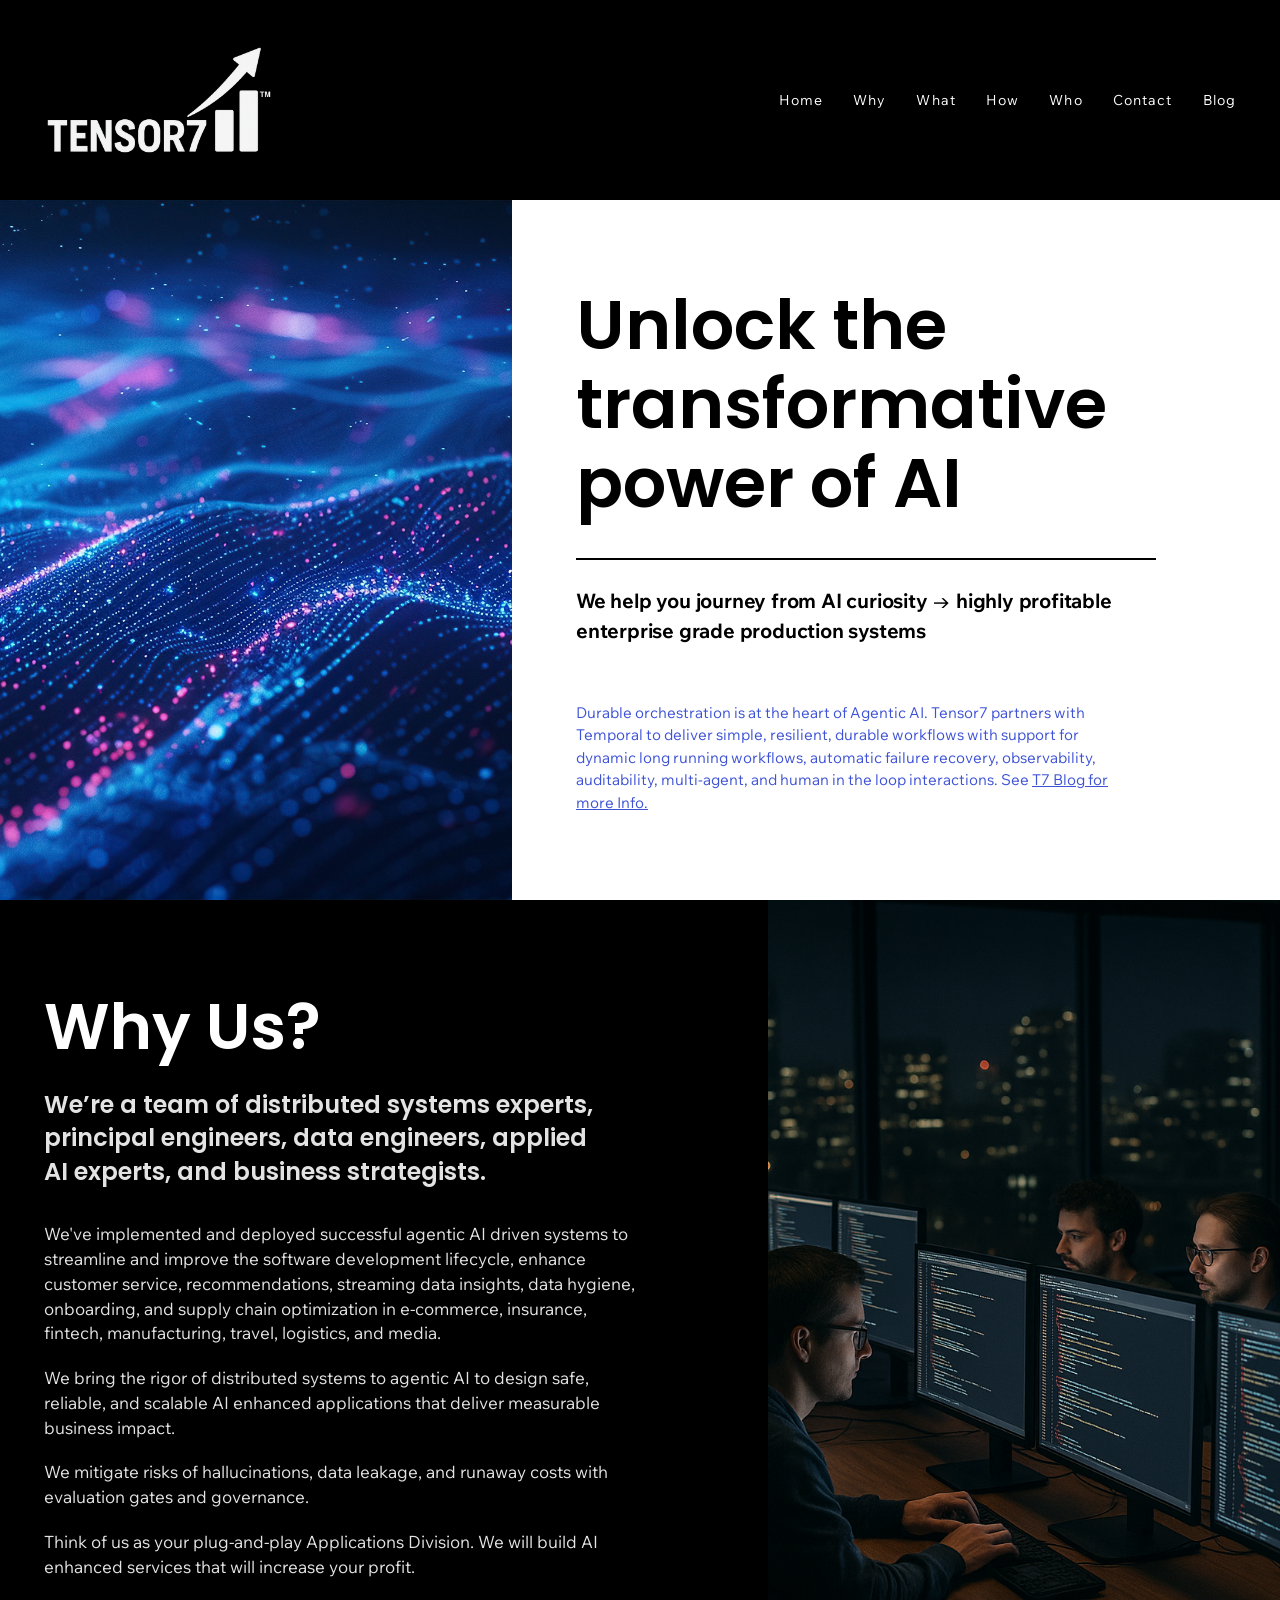
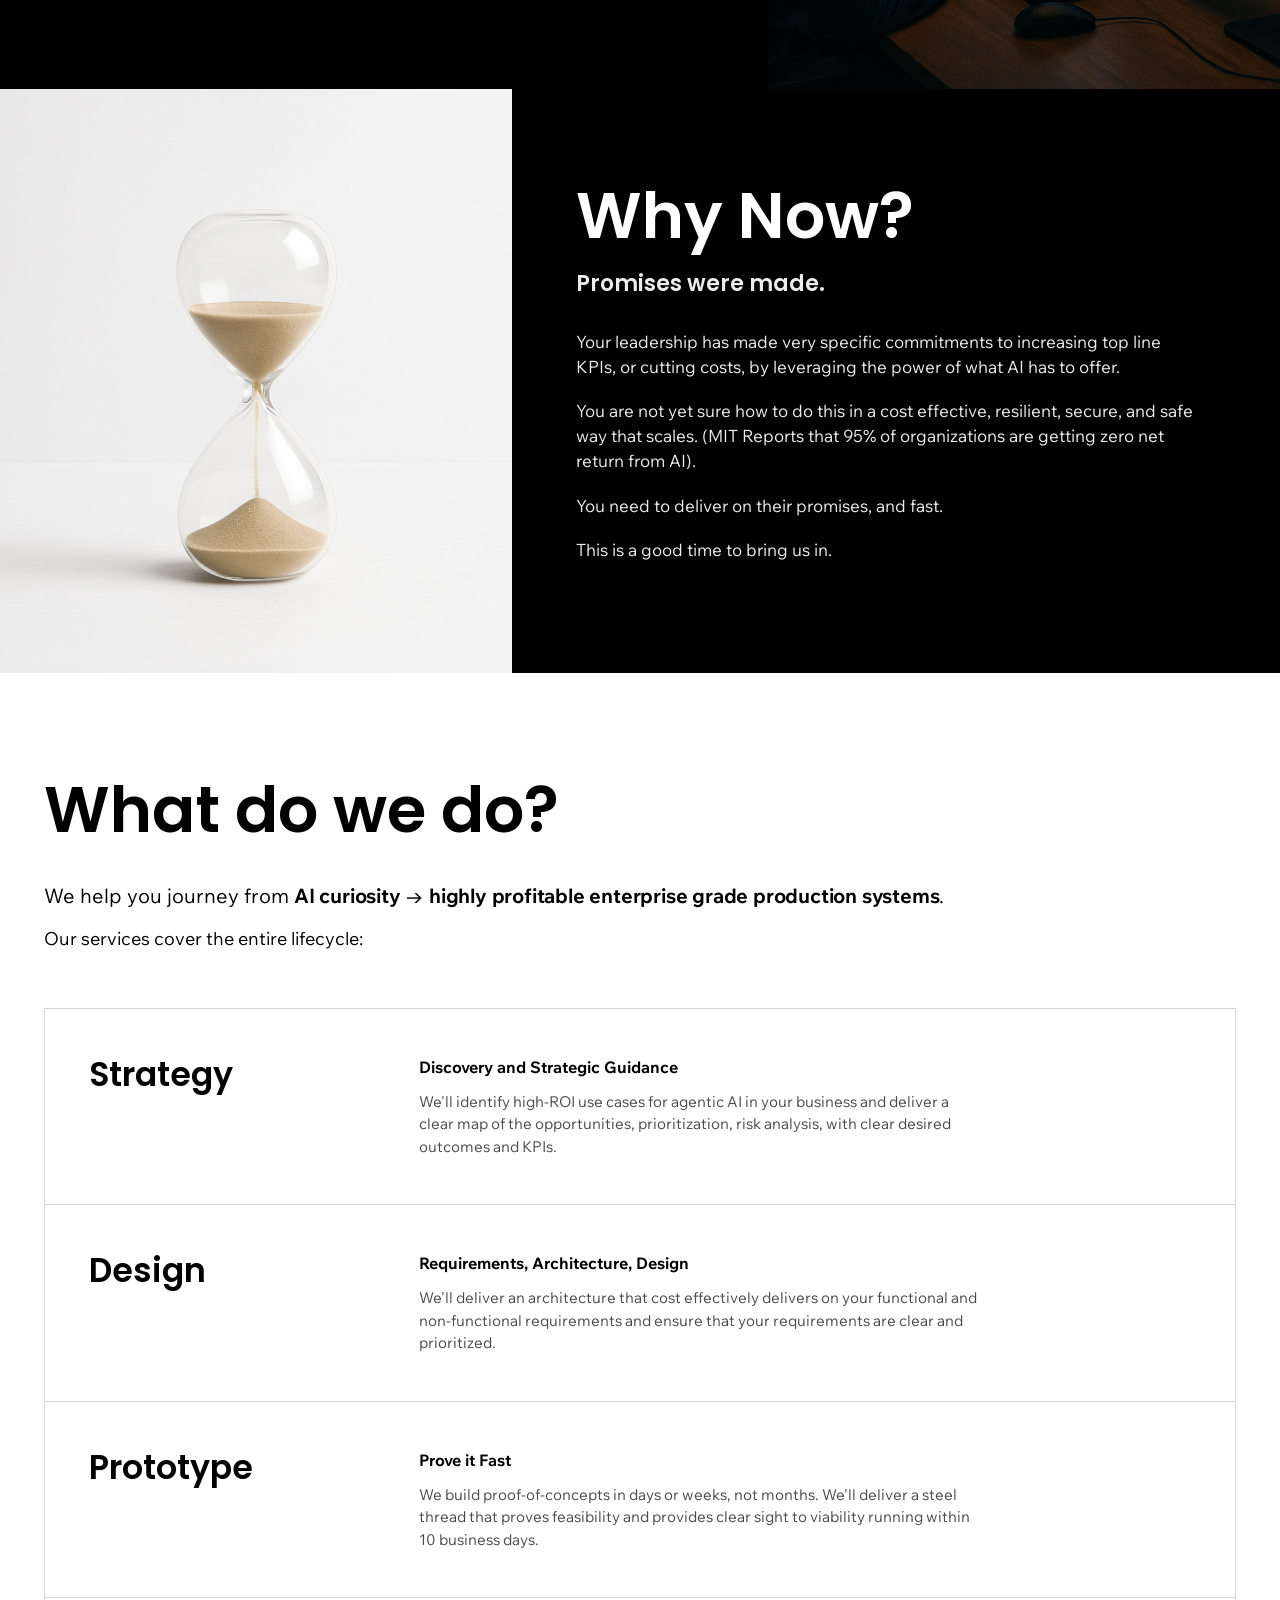
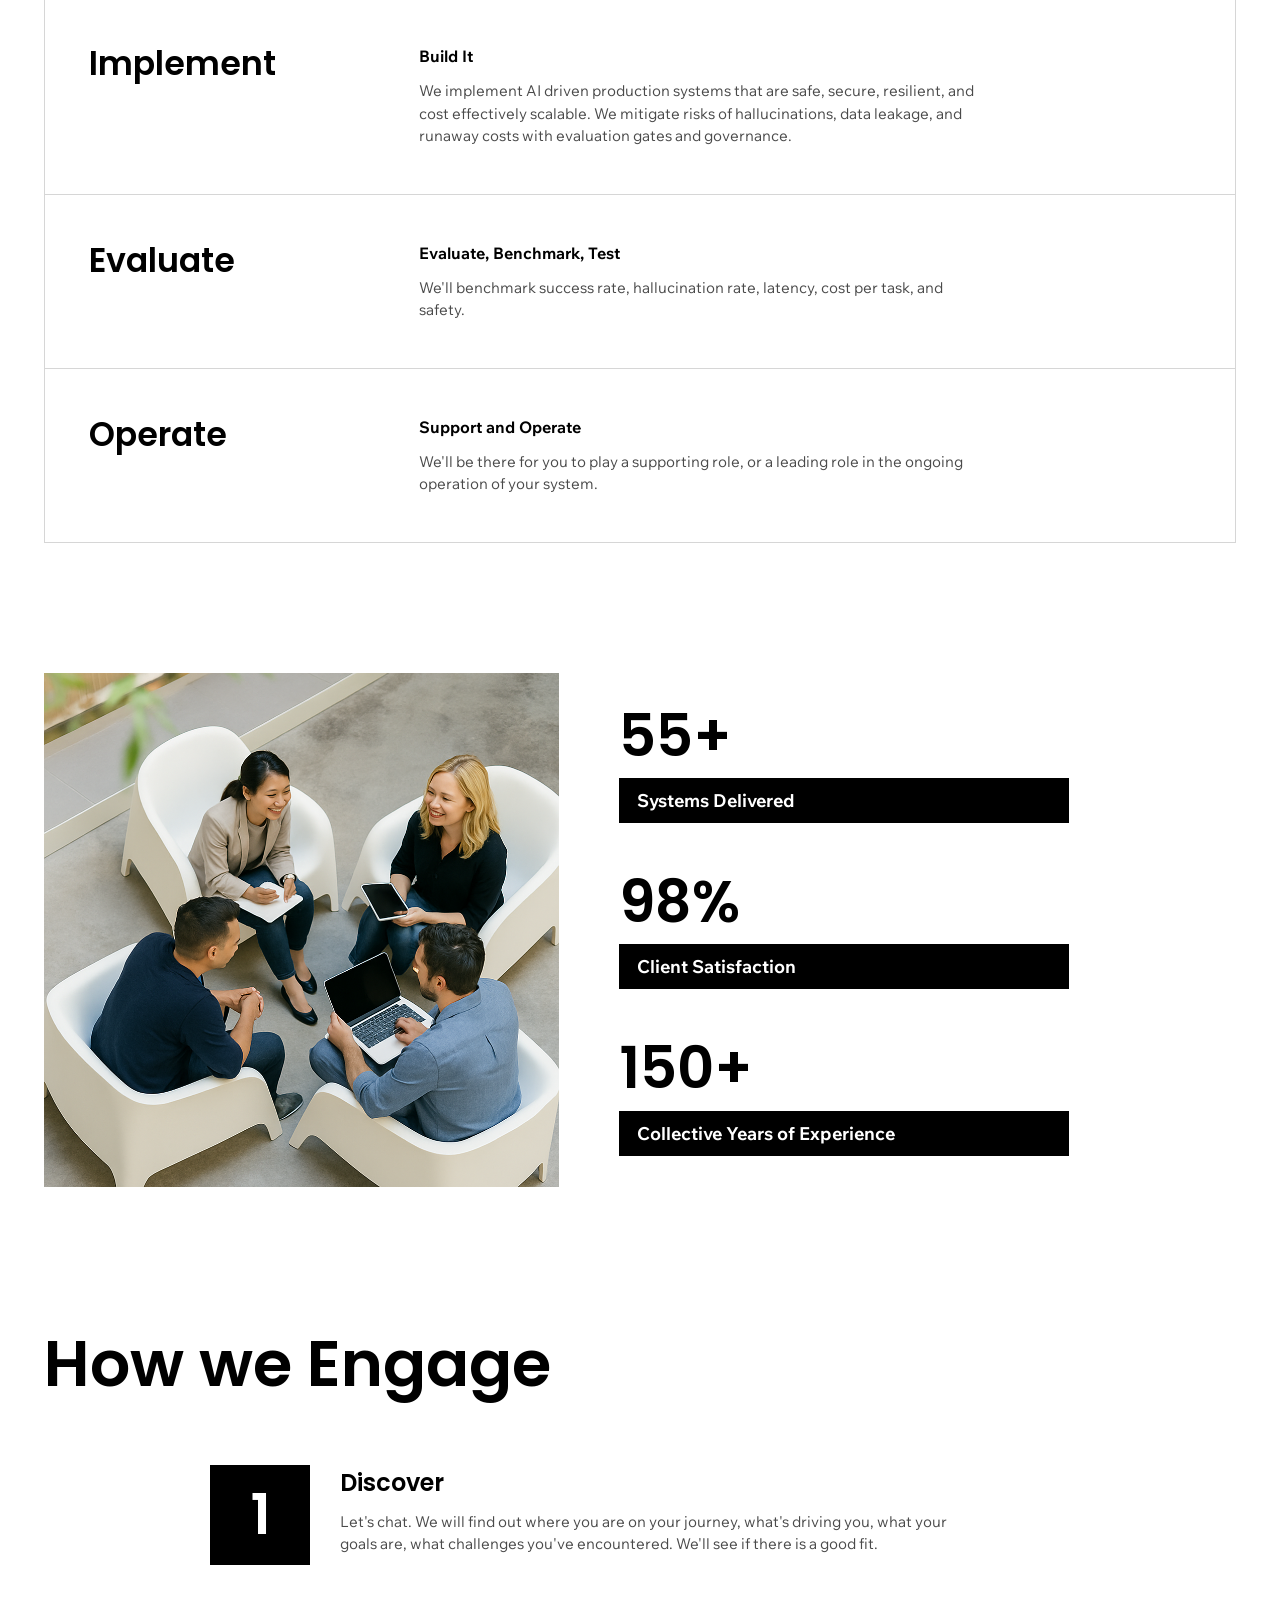
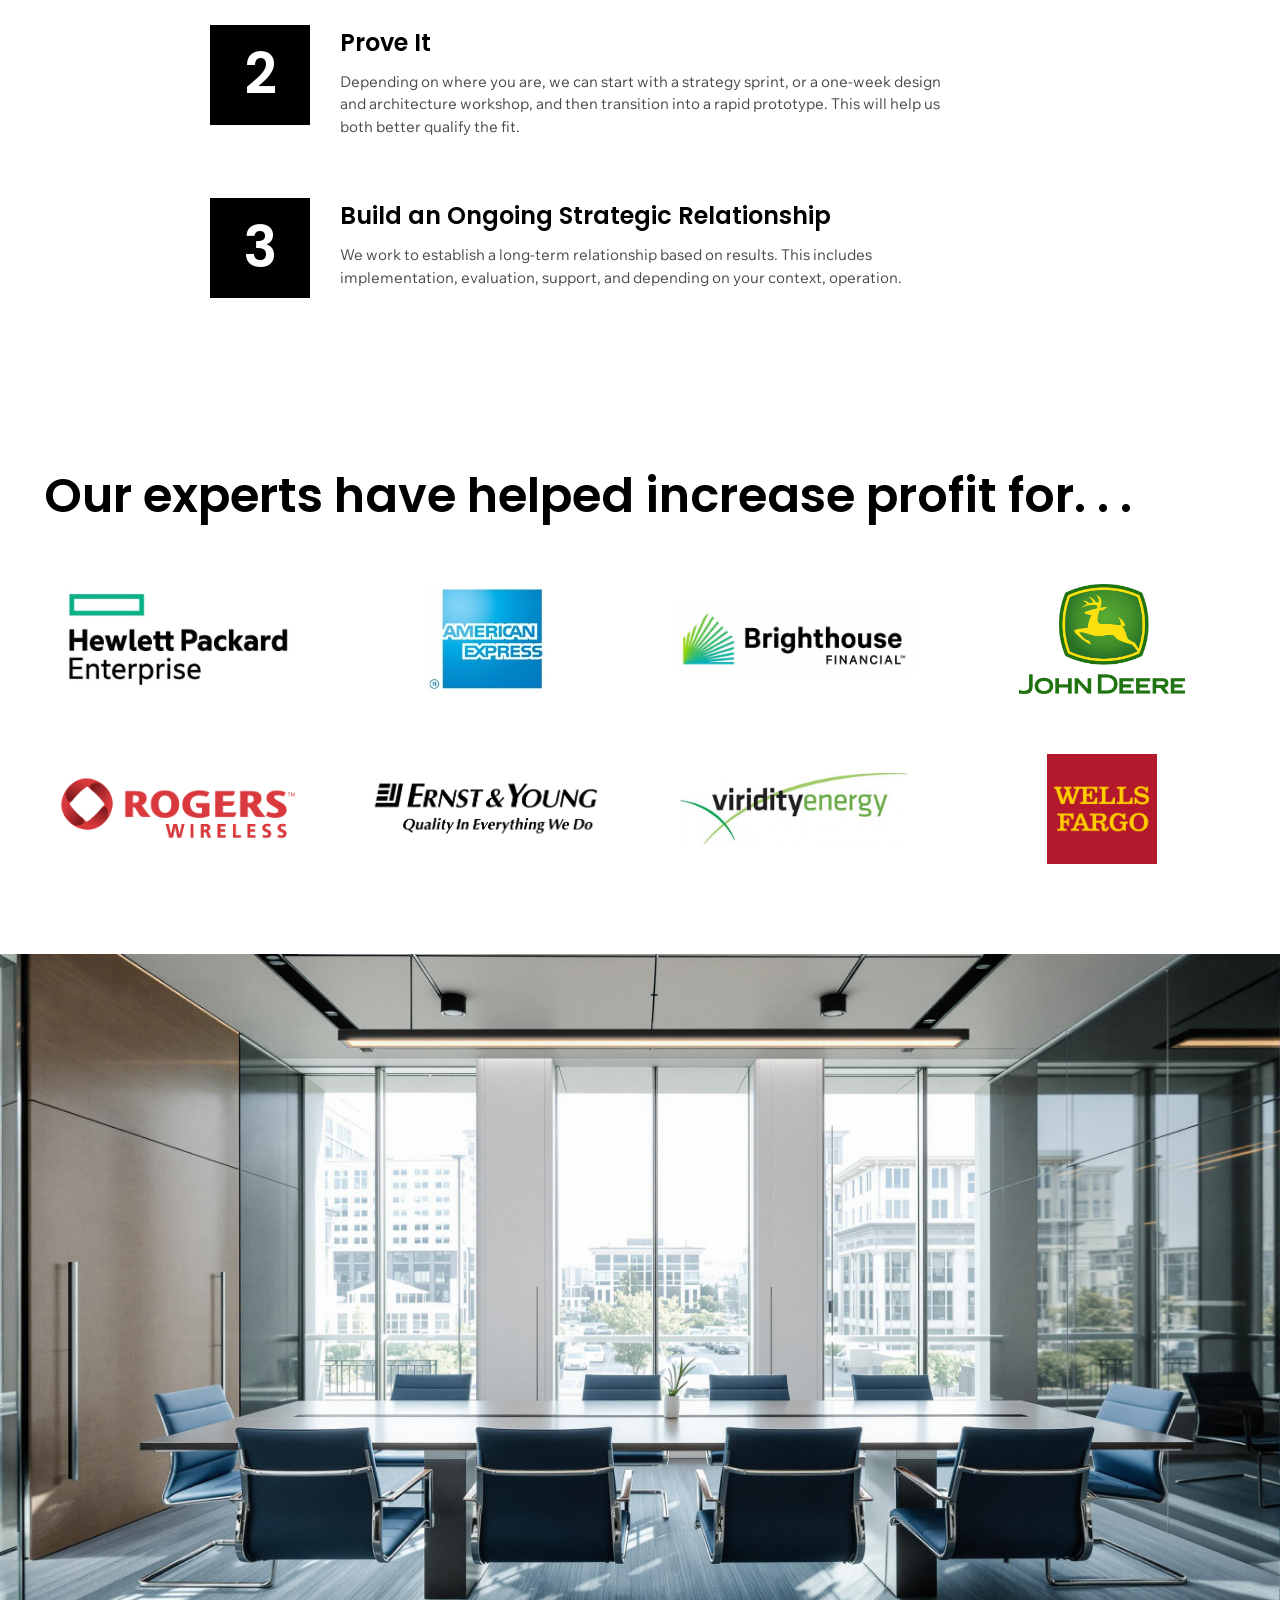
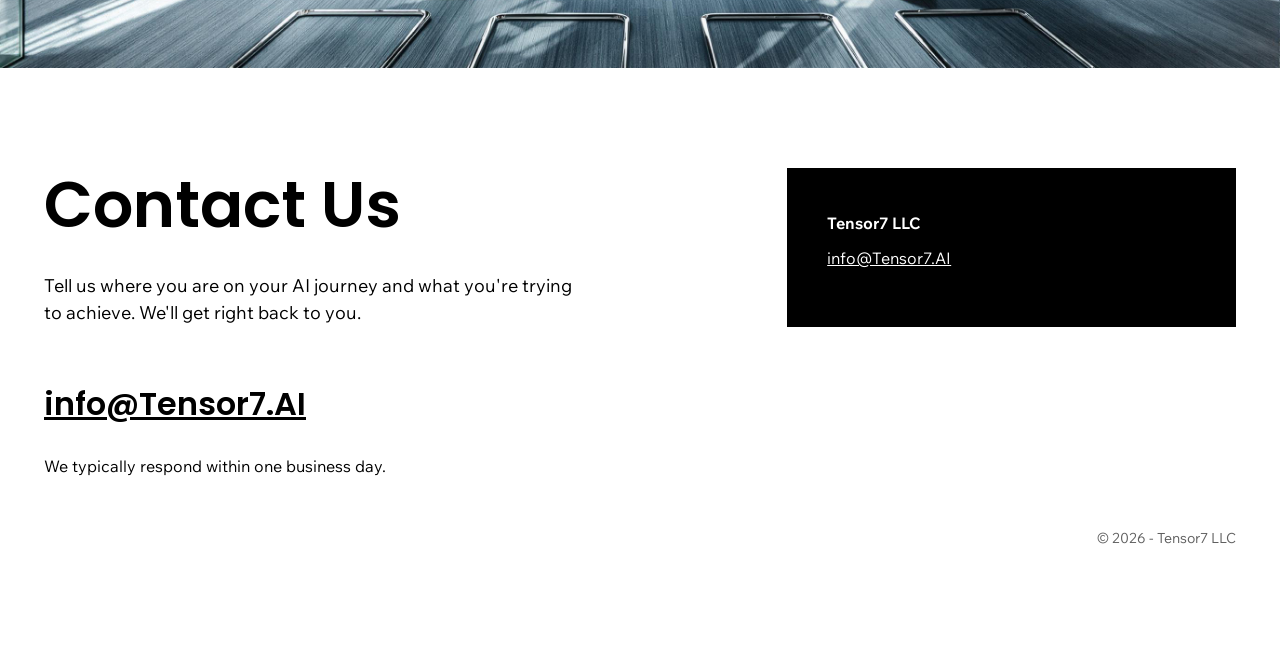
<file: index.html>
<!DOCTYPE html>
<html lang="en">
<head>
  <meta charset="UTF-8">
  <meta name="viewport" content="width=device-width, initial-scale=1.0">
  <title>Tensor7 — Enterprise-Grade Agentic AI</title>
  <meta name="description" content="Tensor7 helps you journey from AI curiosity to highly profitable, enterprise-grade production systems. We bring the rigor of distributed systems to agentic AI.">
  <link rel="icon" href="/favicon.ico" sizes="48x48">
  <link rel="apple-touch-icon" href="/apple-touch-icon.png">
  <link rel="preconnect" href="https://fonts.googleapis.com">
  <link rel="preconnect" href="https://fonts.gstatic.com" crossorigin>
  <link href="https://fonts.googleapis.com/css2?family=Poppins:wght@600&family=Wix+Madefor+Text:wght@400;700&display=swap" rel="stylesheet">
  <link rel="stylesheet" href="styles.css">
  <link rel="canonical" href="https://www.tensor7.ai/">
  <meta property="og:site_name" content="Tensor7">
  <meta property="og:title" content="Tensor7 — Enterprise-Grade Agentic AI">
  <meta property="og:description" content="Tensor7 helps you journey from AI curiosity to highly profitable, enterprise-grade production systems. We bring the rigor of distributed systems to agentic AI.">
  <meta property="og:type" content="website">
  <meta property="og:url" content="https://www.tensor7.ai/">
  <meta property="og:image" content="https://www.tensor7.ai/images/og-image.jpg">
  <meta property="og:image:width" content="1200">
  <meta property="og:image:height" content="630">
  <meta name="twitter:card" content="summary_large_image">
  <script type="application/ld+json">
{
  "@context": "https://schema.org",
  "@type": "Organization",
  "name": "Tensor7",
  "url": "https://www.tensor7.ai/",
  "logo": "https://www.tensor7.ai/images/tensor7-logo.png",
  "email": "info@tensor7.ai"
}
  </script>
  <script async src="/analytics.js"></script>
</head>
<body>
  <a class="skip-link" href="#main">Skip to content</a>

  <header class="site-header" id="top">
    <div class="wrap">
      <a class="brand" href="#top" aria-label="Tensor7 home">
        <img src="images/tensor7-logo.png" alt="Tensor7 logo">
      </a>
      <button class="nav-toggle" aria-label="Toggle navigation" aria-expanded="false" aria-controls="main-nav">
        <span></span><span></span><span></span>
      </button>
      <nav class="main-nav" id="main-nav" aria-label="Main navigation">
        <a href="#top">Home</a>
        <a href="#why">Why</a>
        <a href="#what">What</a>
        <a href="#how">How</a>
        <a href="#who">Who</a>
        <a href="#contact">Contact</a>
        <a href="blog/index.html">Blog</a>
      </nav>
    </div>
  </header>

  <main id="main">

    <!-- ================= Hero ================= -->
    <section class="hero">
      <div class="hero-media">
        <img src="images/hero-blue-waves.jpg" alt="Blue abstract technology data wavy lines in holographic style">
      </div>
      <div class="hero-copy">
        <h1>Unlock the transformative power of AI</h1>
        <hr class="rule">
        <p class="lede">We help you journey from AI curiosity &rarr; highly profitable enterprise grade production systems</p>
        <p class="temporal-note">
          Durable orchestration is at the heart of Agentic AI. Tensor7 partners with Temporal to deliver simple, resilient, durable workflows with support for dynamic long running workflows, automatic failure recovery, observability, auditability, multi-agent, and human in the loop interactions.
          See <a href="blog/temporal-partners-with-tensor7.html">T7 Blog for more Info.</a>
        </p>
      </div>
    </section>

    <!-- ================= Why Us ================= -->
    <section class="why-us" id="why">
      <div class="why-us-copy">
        <h2>Why Us?</h2>
        <p class="subhead">We&rsquo;re a team of distributed systems experts, principal engineers, data engineers, applied AI experts, and business strategists.</p>
        <p>We've implemented and deployed successful agentic AI driven systems to streamline and improve the software development lifecycle, enhance customer service, recommendations, streaming data insights, data hygiene, onboarding, and supply chain optimization in e-commerce, insurance, fintech, manufacturing, travel, logistics, and media.</p>
        <p>We bring the rigor of distributed systems to agentic AI to design safe, reliable, and scalable AI enhanced applications that deliver measurable business impact.</p>
        <p>We mitigate risks of hallucinations, data leakage, and runaway costs with evaluation gates and governance.</p>
        <p>Think of us as your plug-and-play Applications Division. We will build AI enhanced services that will increase your profit.</p>
      </div>
      <div class="why-us-media">
        <img src="images/why-us.png" alt="Engineers working at monitors filled with code">
      </div>
    </section>

    <!-- ================= Why Now ================= -->
    <section class="why-now">
      <div class="why-now-media">
        <img src="images/why-now-hourglass.png" alt="Hourglass with sand running through it">
      </div>
      <div class="why-now-copy">
        <h2>Why Now?</h2>
        <p class="subhead">Promises were made.</p>
        <p>Your leadership has made very specific commitments to increasing top line KPIs, or cutting costs, by leveraging the power of what AI has to offer.</p>
        <p>You are not yet sure how to do this in a cost effective, resilient, secure, and safe way that scales. (MIT Reports that 95% of organizations are getting zero net return from AI).</p>
        <p>You need to deliver on their promises, and fast.</p>
        <p>This is a good time to bring us in.</p>
      </div>
    </section>

    <!-- ================= What do we do ================= -->
    <section class="what" id="what">
      <div class="wrap">
        <h2>What do we do?</h2>
        <p class="intro">We help you journey from <strong>AI curiosity &rarr; highly profitable enterprise grade production systems</strong>.</p>
        <p class="intro-sub">Our services cover the entire lifecycle:</p>

        <div class="service-row">
          <h3>Strategy</h3>
          <div>
            <h4>Discovery and Strategic Guidance</h4>
            <p>We'll identify high-ROI use cases for agentic AI in your business and deliver a clear map of the opportunities, prioritization, risk analysis, with clear desired outcomes and KPIs.</p>
          </div>
        </div>
        <div class="service-row">
          <h3>Design</h3>
          <div>
            <h4>Requirements, Architecture, Design</h4>
            <p>We'll deliver an architecture that cost effectively delivers on your functional and non-functional requirements and ensure that your requirements are clear and prioritized.</p>
          </div>
        </div>
        <div class="service-row">
          <h3>Prototype</h3>
          <div>
            <h4>Prove it Fast</h4>
            <p>We build proof-of-concepts in days or weeks, not months. We'll deliver a steel thread that proves feasibility and provides clear sight to viability running within 10 business days.</p>
          </div>
        </div>
        <div class="service-row">
          <h3>Implement</h3>
          <div>
            <h4>Build It</h4>
            <p>We implement AI driven production systems that are safe, secure, resilient, and cost effectively scalable. We mitigate risks of hallucinations, data leakage, and runaway costs with evaluation gates and governance.</p>
          </div>
        </div>
        <div class="service-row">
          <h3>Evaluate</h3>
          <div>
            <h4>Evaluate, Benchmark, Test</h4>
            <p>We'll benchmark success rate, hallucination rate, latency, cost per task, and safety.</p>
          </div>
        </div>
        <div class="service-row">
          <h3>Operate</h3>
          <div>
            <h4>Support and Operate</h4>
            <p>We'll be there for you to play a supporting role, or a leading role in the ongoing operation of your system.</p>
          </div>
        </div>
      </div>
    </section>

    <!-- ================= Stats ================= -->
    <section class="stats-section">
      <div class="stats-media">
        <img src="images/team-meeting.png" alt="Team collaborating around tablets and a laptop">
      </div>
      <div>
        <div class="stat">
          <div class="num">55+</div>
          <div class="label">Systems Delivered</div>
        </div>
        <div class="stat">
          <div class="num">98%</div>
          <div class="label">Client Satisfaction</div>
        </div>
        <div class="stat">
          <div class="num">150+</div>
          <div class="label">Collective Years of Experience</div>
        </div>
      </div>
    </section>

    <!-- ================= How we Engage ================= -->
    <section class="engage" id="how">
      <div class="wrap">
        <h2>How we Engage</h2>

        <div class="engage-step">
          <div class="num" aria-hidden="true">1</div>
          <div>
            <h3>Discover</h3>
            <p>Let's chat. We will find out where you are on your journey, what's driving you, what your goals are, what challenges you've encountered. We'll see if there is a good fit.</p>
          </div>
        </div>
        <div class="engage-step">
          <div class="num" aria-hidden="true">2</div>
          <div>
            <h3>Prove It</h3>
            <p>Depending on where you are, we can start with a strategy sprint, or a one-week design and architecture workshop, and then transition into a rapid prototype. This will help us both better qualify the fit.</p>
          </div>
        </div>
        <div class="engage-step">
          <div class="num" aria-hidden="true">3</div>
          <div>
            <h3>Build an Ongoing Strategic Relationship</h3>
            <p>We work to establish a long-term relationship based on results. This includes implementation, evaluation, support, and depending on your context, operation.</p>
          </div>
        </div>
      </div>
    </section>

    <!-- ================= Clients ================= -->
    <section class="clients" id="who">
      <div class="wrap">
        <h2>Our experts have helped increase profit for. . .</h2>
        <div class="client-logos">
          <img src="images/logo-hpe.jpeg" alt="Hewlett Packard Enterprise">
          <img src="images/logo-amex.jpg" alt="American Express">
          <img src="images/logo-brighthouse.png" alt="Brighthouse Financial">
          <img src="images/logo-deere.png" alt="John Deere">
          <img src="images/logo-rogers.png" alt="Rogers Wireless">
          <img src="images/logo-ey.png" alt="Ernst &amp; Young">
          <img src="images/logo-viridity.jpg" alt="Viridity Energy">
          <img src="images/logo-wellsfargo.png" alt="Wells Fargo">
        </div>
      </div>
      <div class="clients-photo">
        <img src="images/boardroom.jpeg" alt="Modern boardroom with a long table and blue chairs">
      </div>
    </section>

    <!-- ================= Contact ================= -->
    <section class="contact" id="contact">
      <div class="wrap">
        <div class="contact-grid">
          <div class="contact-details">
            <h2>Contact Us</h2>
            <p class="contact-lede">Tell us where you are on your AI journey and what you're trying to achieve. We'll get right back to you.</p>
            <a class="email" href="mailto:info@tensor7.ai">info@Tensor7.AI</a>
            <p>We typically respond within one business day.</p>
          </div>
          <aside class="contact-box">
            <p class="org">Tensor7 LLC</p>
            <p><a href="mailto:info@tensor7.ai">info@Tensor7.AI</a></p>
          </aside>
        </div>
        <p class="copyright">&copy; <span id="year">2026</span> - Tensor7 LLC</p>
      </div>
    </section>

  </main>

  <script src="script.js"></script>
</body>
</html>
</file>
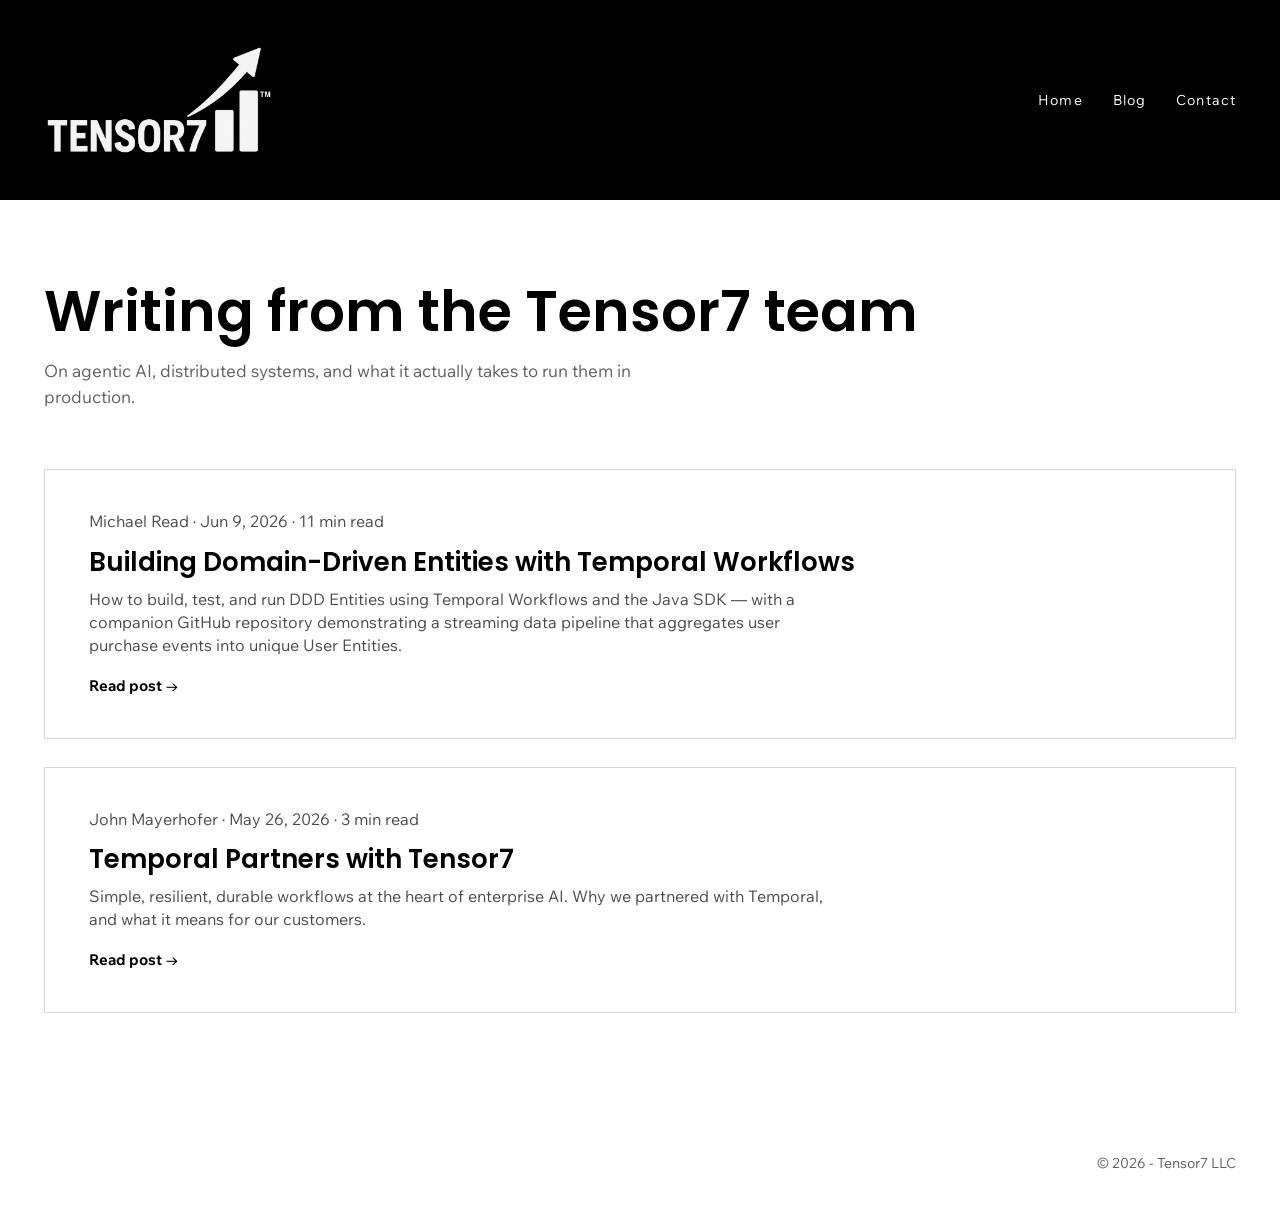
<file: blog/index.html>
<!DOCTYPE html>
<html lang="en">
<head>
  <meta charset="UTF-8">
  <meta name="viewport" content="width=device-width, initial-scale=1.0">
  <title>Blog — Tensor7</title>
  <meta name="description" content="Writing from the Tensor7 team on agentic AI, distributed systems, and building enterprise-grade production systems.">
  <link rel="icon" href="/favicon.ico" sizes="48x48">
  <link rel="apple-touch-icon" href="/apple-touch-icon.png">
  <link rel="preconnect" href="https://fonts.googleapis.com">
  <link rel="preconnect" href="https://fonts.gstatic.com" crossorigin>
  <link href="https://fonts.googleapis.com/css2?family=Poppins:wght@600&family=Wix+Madefor+Text:wght@400;700&display=swap" rel="stylesheet">
  <link rel="stylesheet" href="../styles.css">
  <link rel="canonical" href="https://www.tensor7.ai/blog/">
  <meta property="og:site_name" content="Tensor7">
  <meta property="og:title" content="Blog — Tensor7">
  <meta property="og:description" content="Writing from the Tensor7 team on agentic AI, distributed systems, and building enterprise-grade production systems.">
  <meta property="og:type" content="website">
  <meta property="og:url" content="https://www.tensor7.ai/blog/">
  <meta property="og:image" content="https://www.tensor7.ai/images/og-image.jpg">
  <meta property="og:image:width" content="1200">
  <meta property="og:image:height" content="630">
  <meta name="twitter:card" content="summary_large_image">
  <script type="application/ld+json">
{
  "@context": "https://schema.org",
  "@type": "Blog",
  "name": "Tensor7 Blog",
  "url": "https://www.tensor7.ai/blog/",
  "publisher": {
    "@type": "Organization",
    "name": "Tensor7",
    "url": "https://www.tensor7.ai/",
    "logo": "https://www.tensor7.ai/images/tensor7-logo.png"
  }
}
  </script>
  <script async src="/analytics.js"></script>
</head>
<body>
  <a class="skip-link" href="#main">Skip to content</a>

  <header class="site-header">
    <div class="wrap">
      <a class="brand" href="../index.html" aria-label="Tensor7 home">
        <img src="../images/tensor7-logo.png" alt="Tensor7 logo">
      </a>
      <button class="nav-toggle" aria-label="Toggle navigation" aria-expanded="false" aria-controls="main-nav">
        <span></span><span></span><span></span>
      </button>
      <nav class="main-nav" id="main-nav" aria-label="Main navigation">
        <a href="../index.html">Home</a>
        <a href="index.html">Blog</a>
        <a href="../index.html#contact">Contact</a>
      </nav>
    </div>
  </header>

  <main id="main">
    <div class="blog-header">
      <div class="wrap">
        <h1>Writing from the Tensor7 team</h1>
        <p>On agentic AI, distributed systems, and what it actually takes to run them in production.</p>
      </div>
    </div>

    <div class="wrap">
      <div class="post-list">

        <a class="post-card" href="building-domain-driven-entities-with-temporal-workflows.html">
          <p class="post-meta">Michael Read &middot; Jun 9, 2026 &middot; 11 min read</p>
          <h2>Building Domain-Driven Entities with Temporal Workflows</h2>
          <p>
            How to build, test, and run DDD Entities using Temporal Workflows and
            the Java SDK &mdash; with a companion GitHub repository demonstrating a
            streaming data pipeline that aggregates user purchase events into
            unique User Entities.
          </p>
          <span class="read-more">Read post &rarr;</span>
        </a>

        <a class="post-card" href="temporal-partners-with-tensor7.html">
          <p class="post-meta">John Mayerhofer &middot; May 26, 2026 &middot; 3 min read</p>
          <h2>Temporal Partners with Tensor7</h2>
          <p>
            Simple, resilient, durable workflows at the heart of enterprise AI.
            Why we partnered with Temporal, and what it means for our customers.
          </p>
          <span class="read-more">Read post &rarr;</span>
        </a>

      </div>
    </div>
  </main>

  <footer class="wrap">
    <p class="copyright">&copy; <span id="year">2026</span> - Tensor7 LLC</p>
  </footer>

  <script src="../script.js"></script>
</body>
</html>
</file>
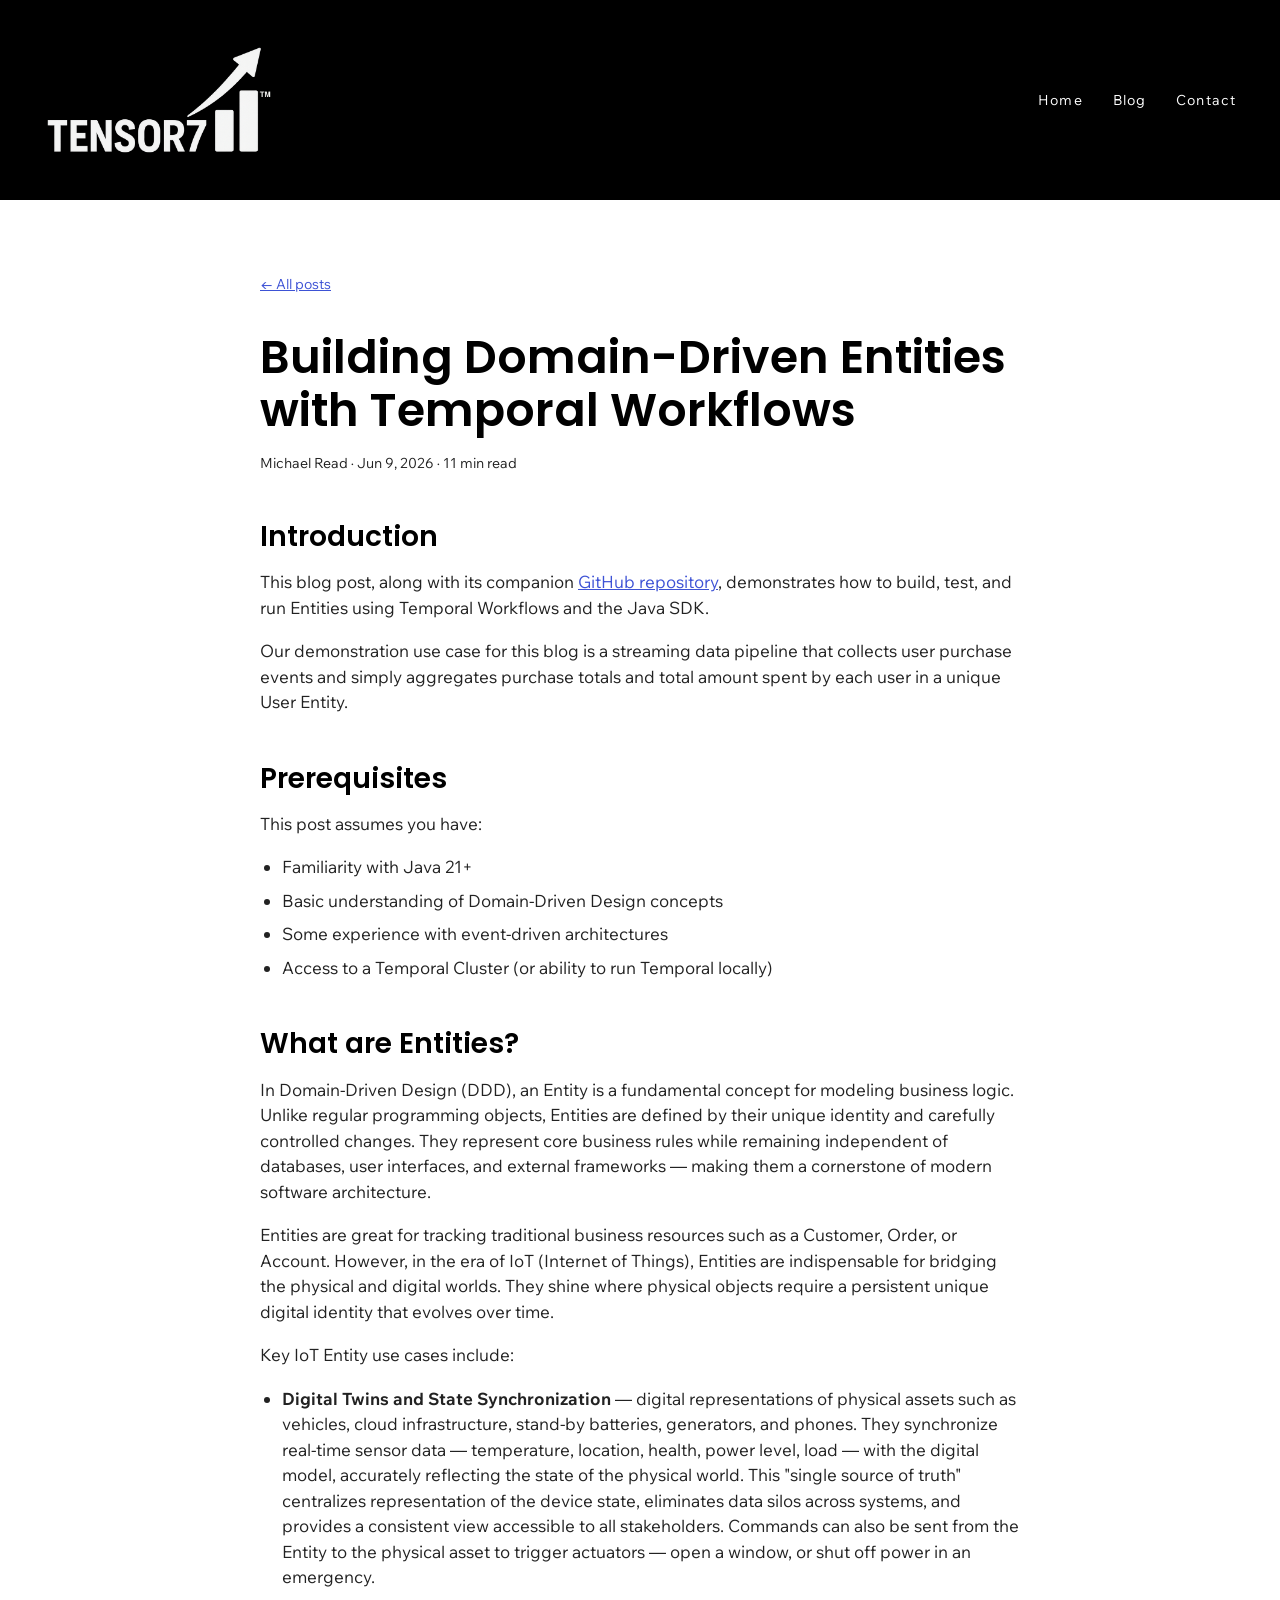
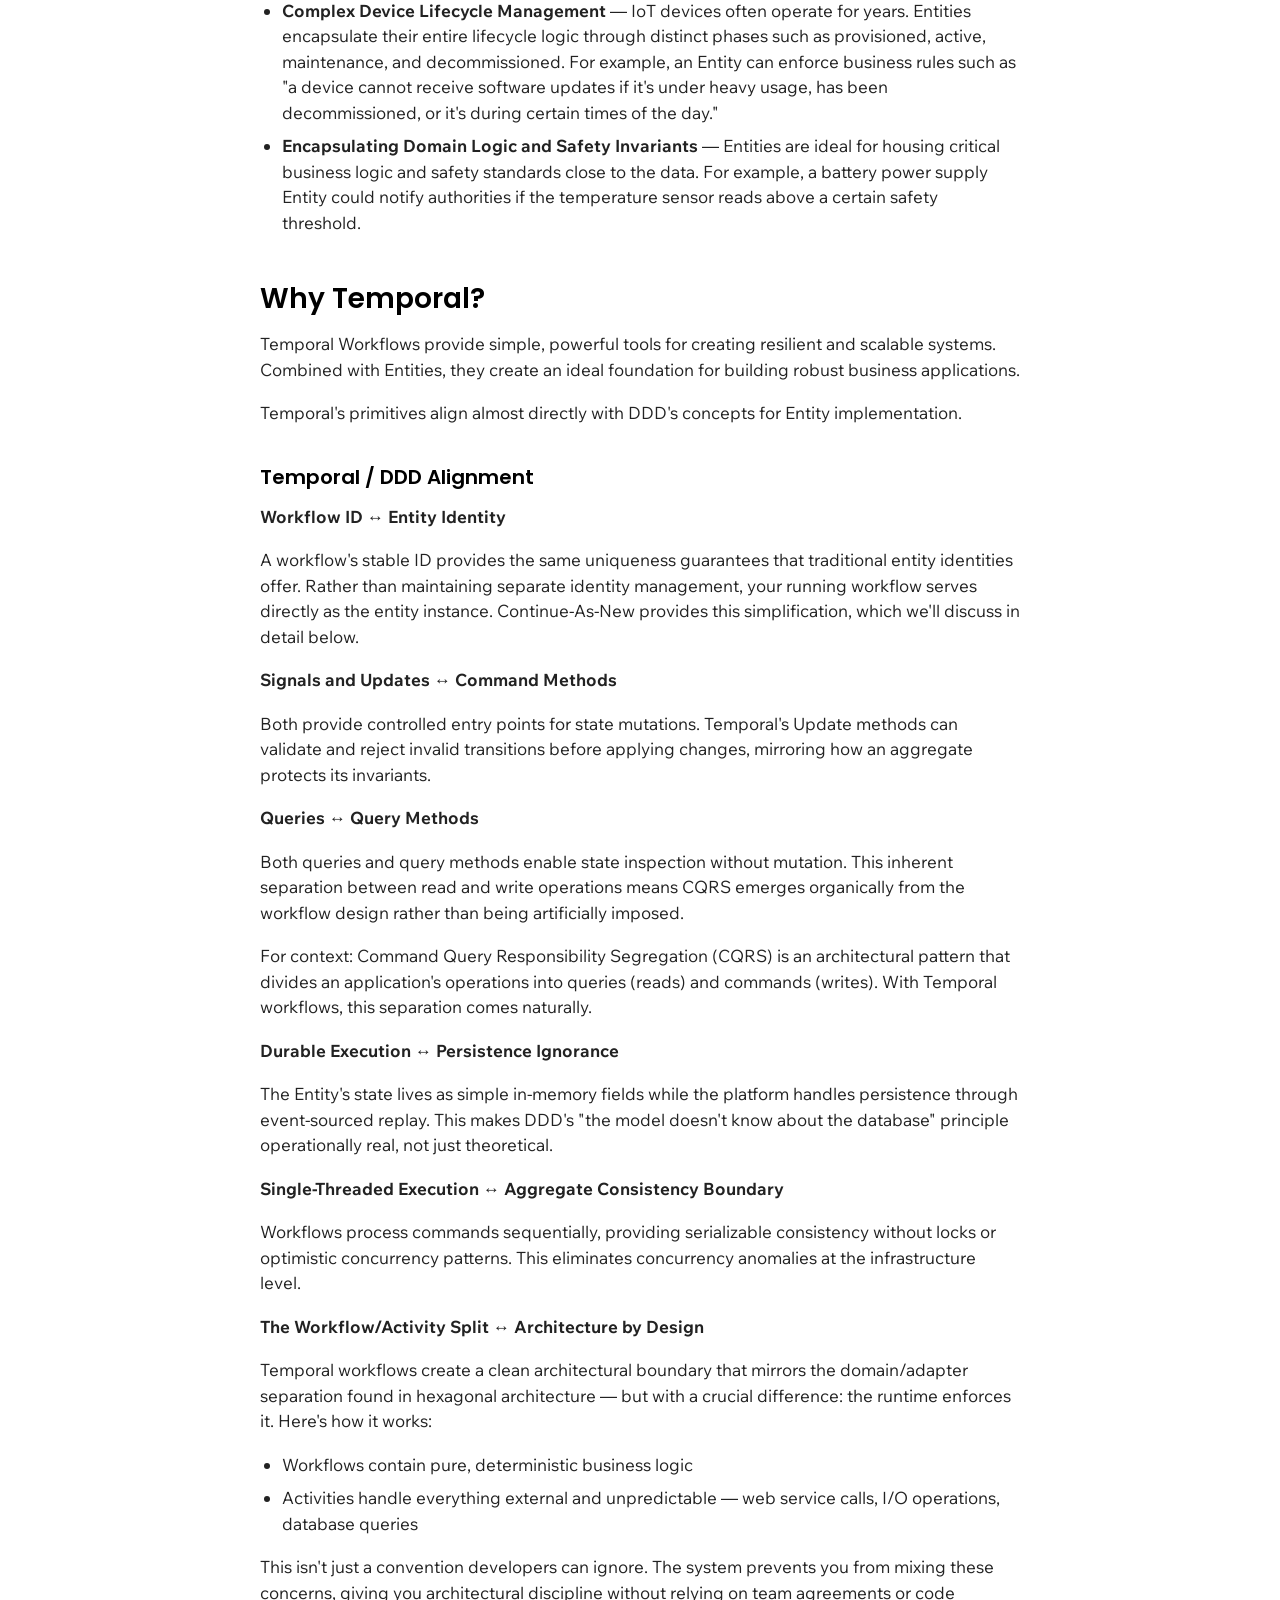
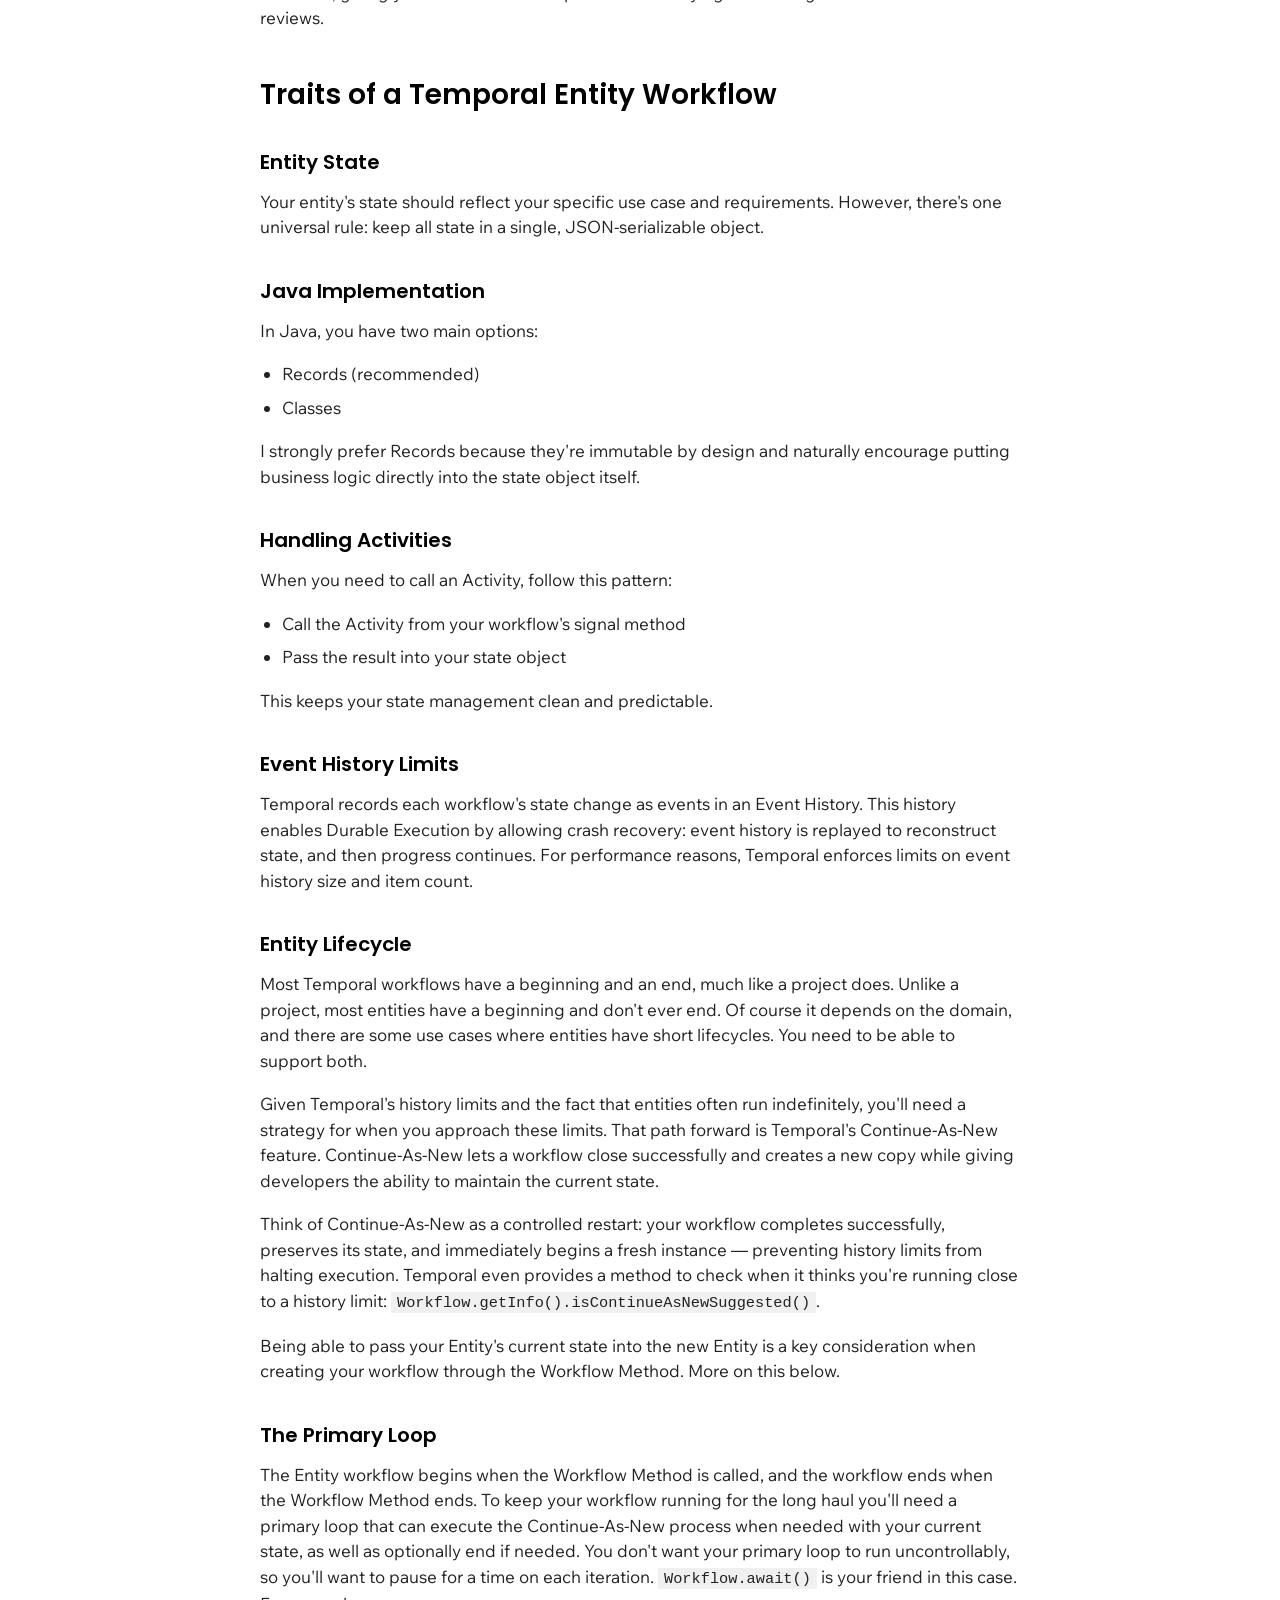
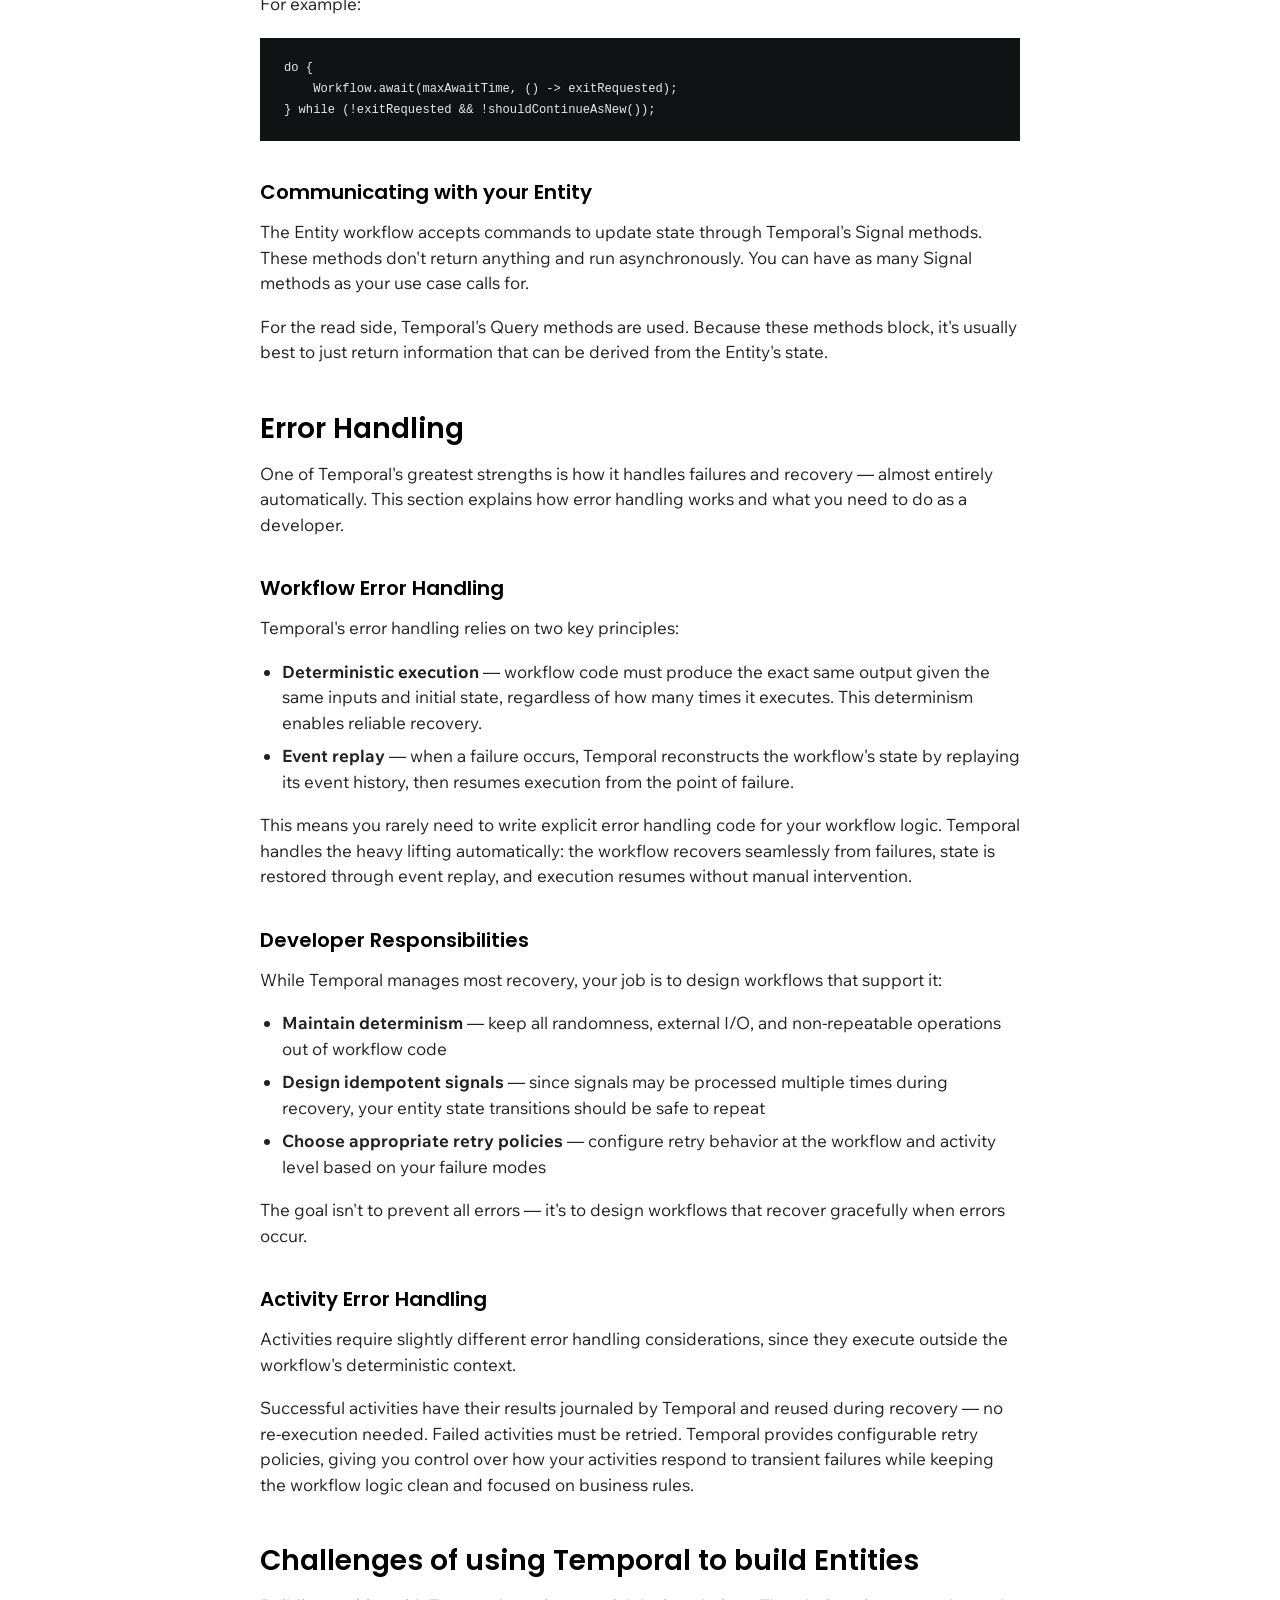
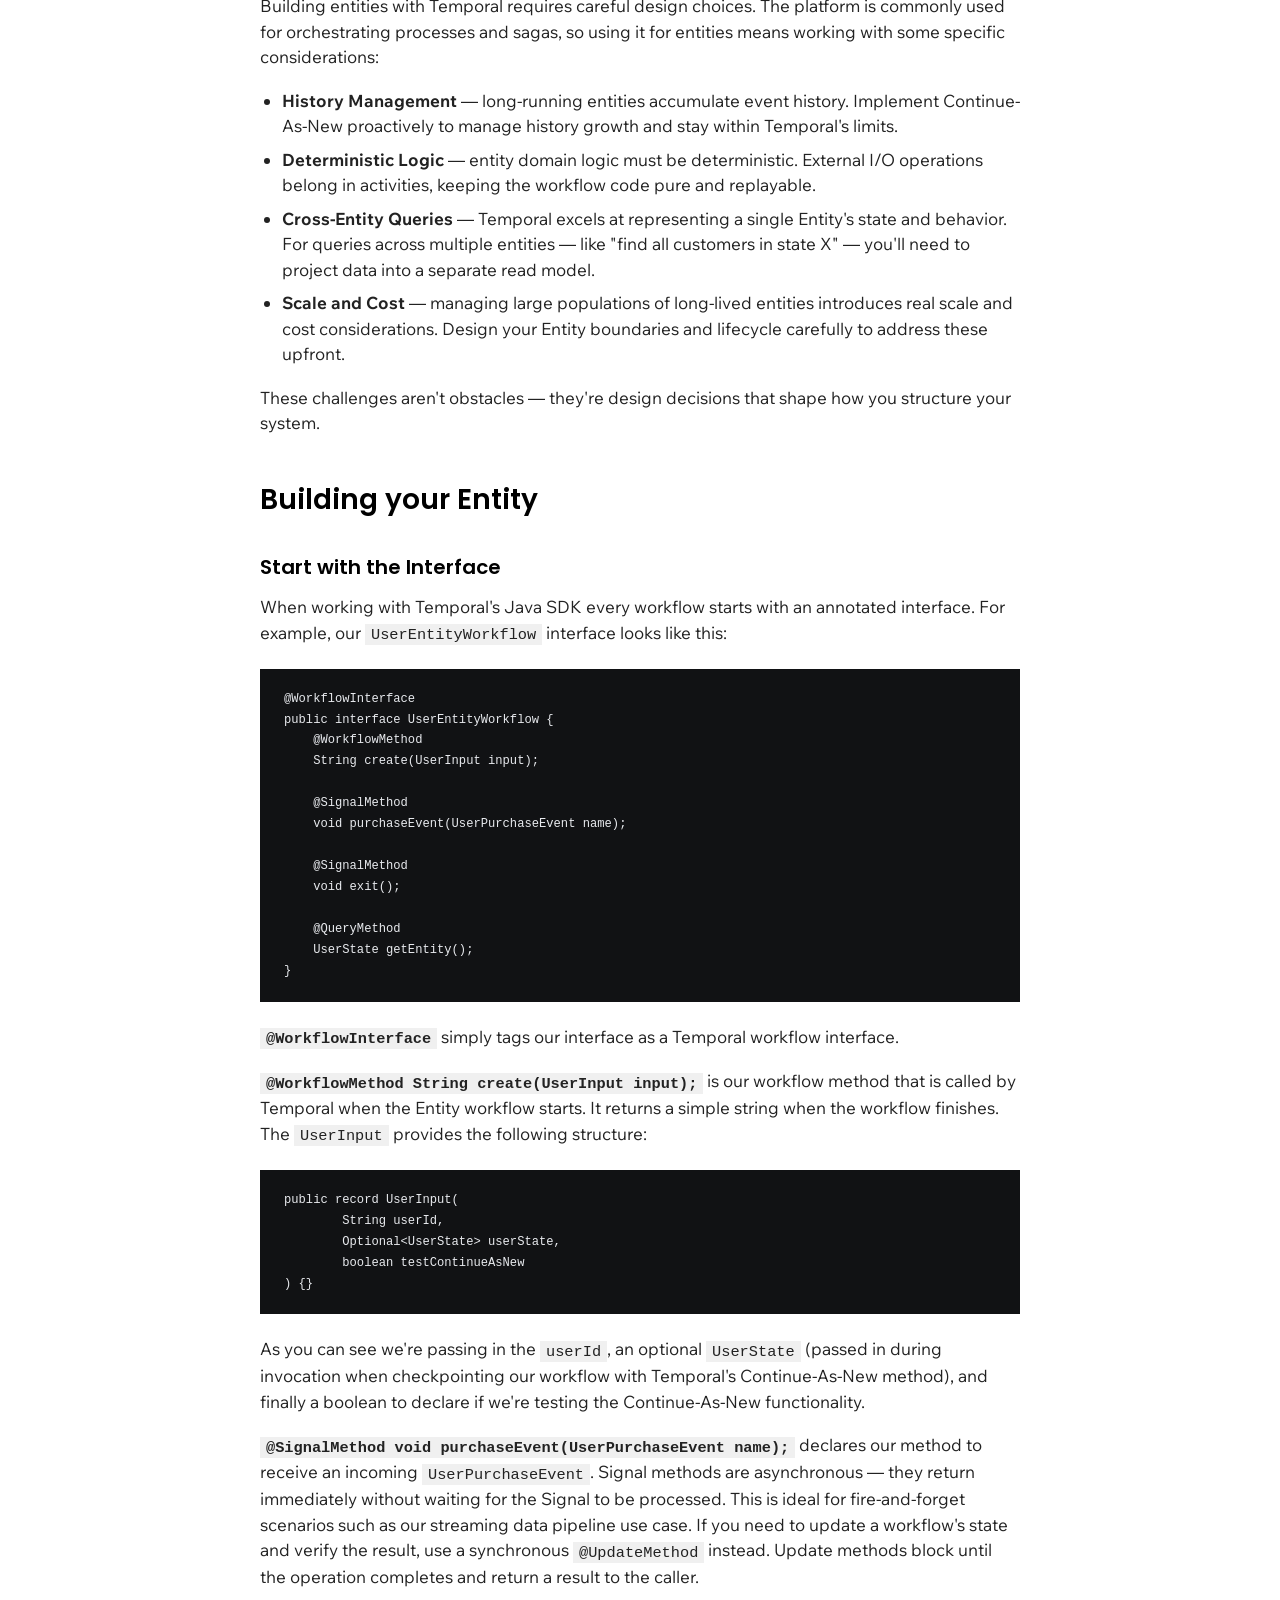
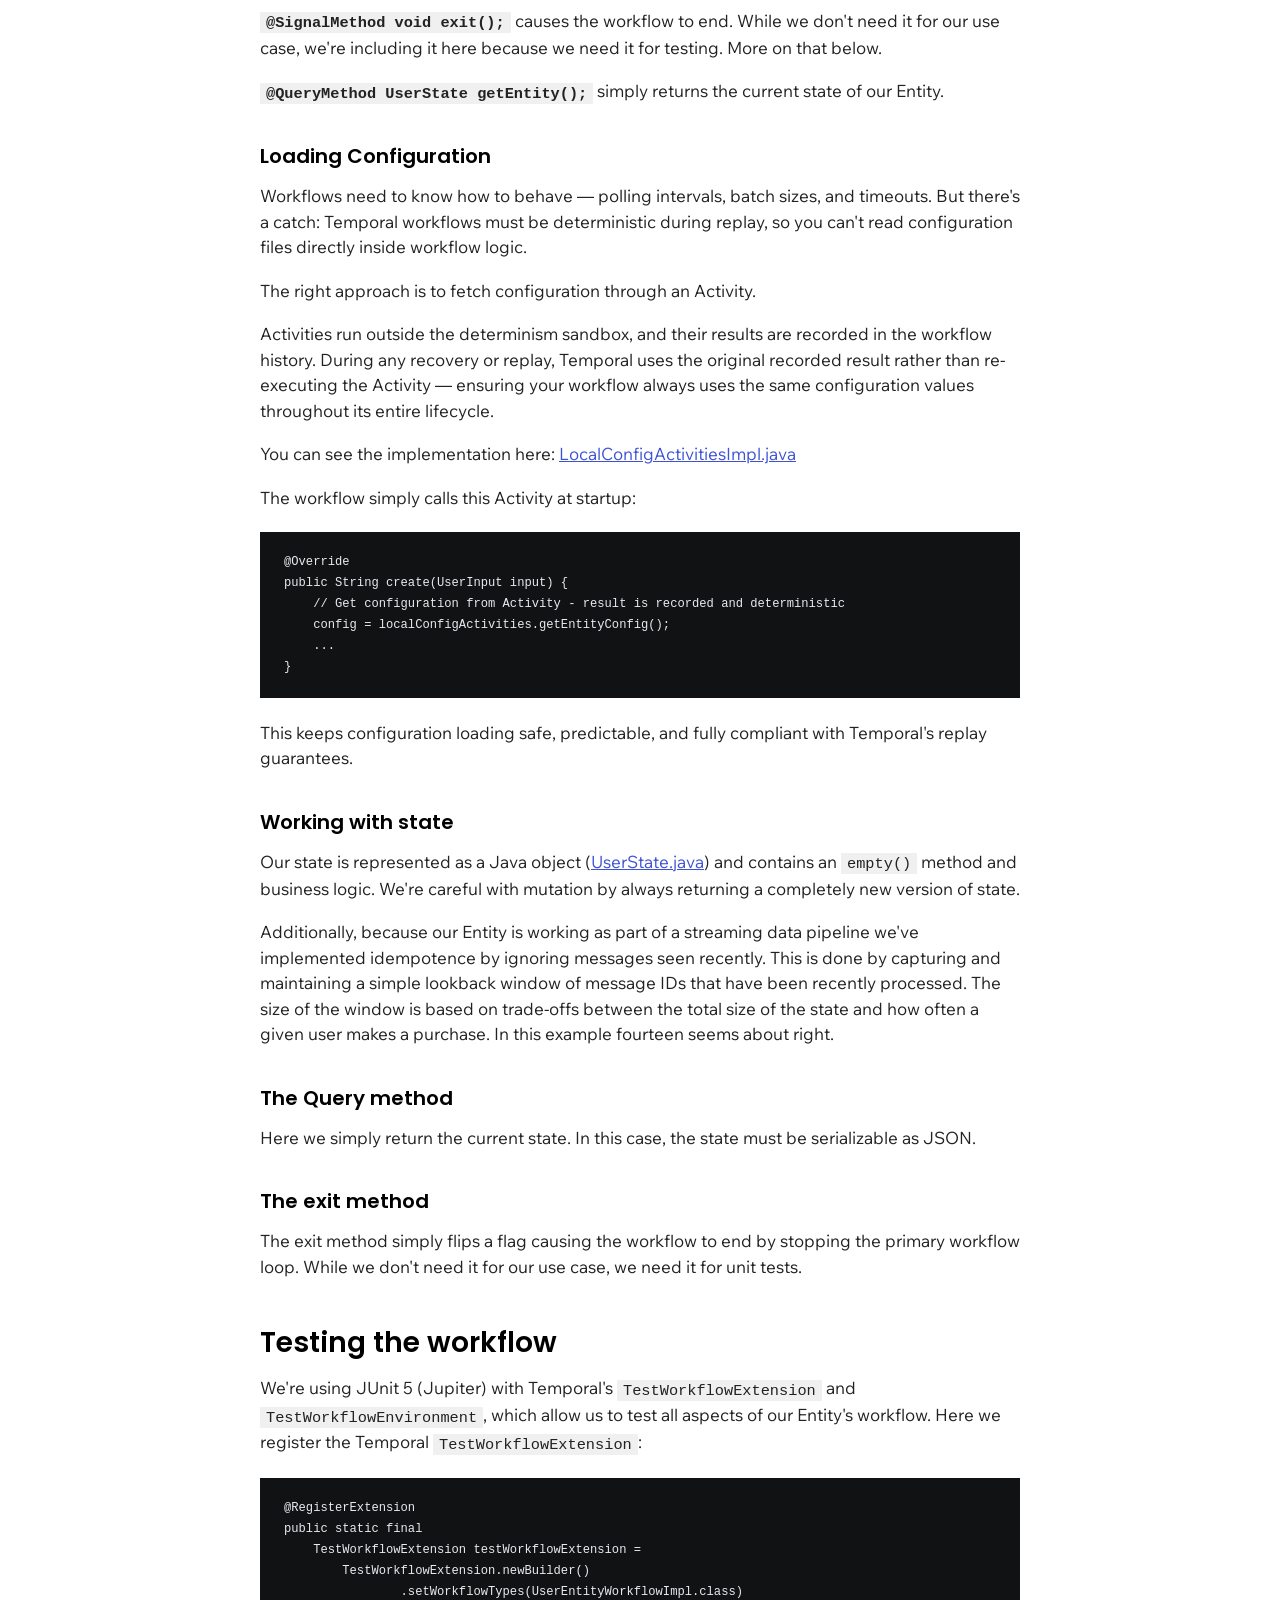
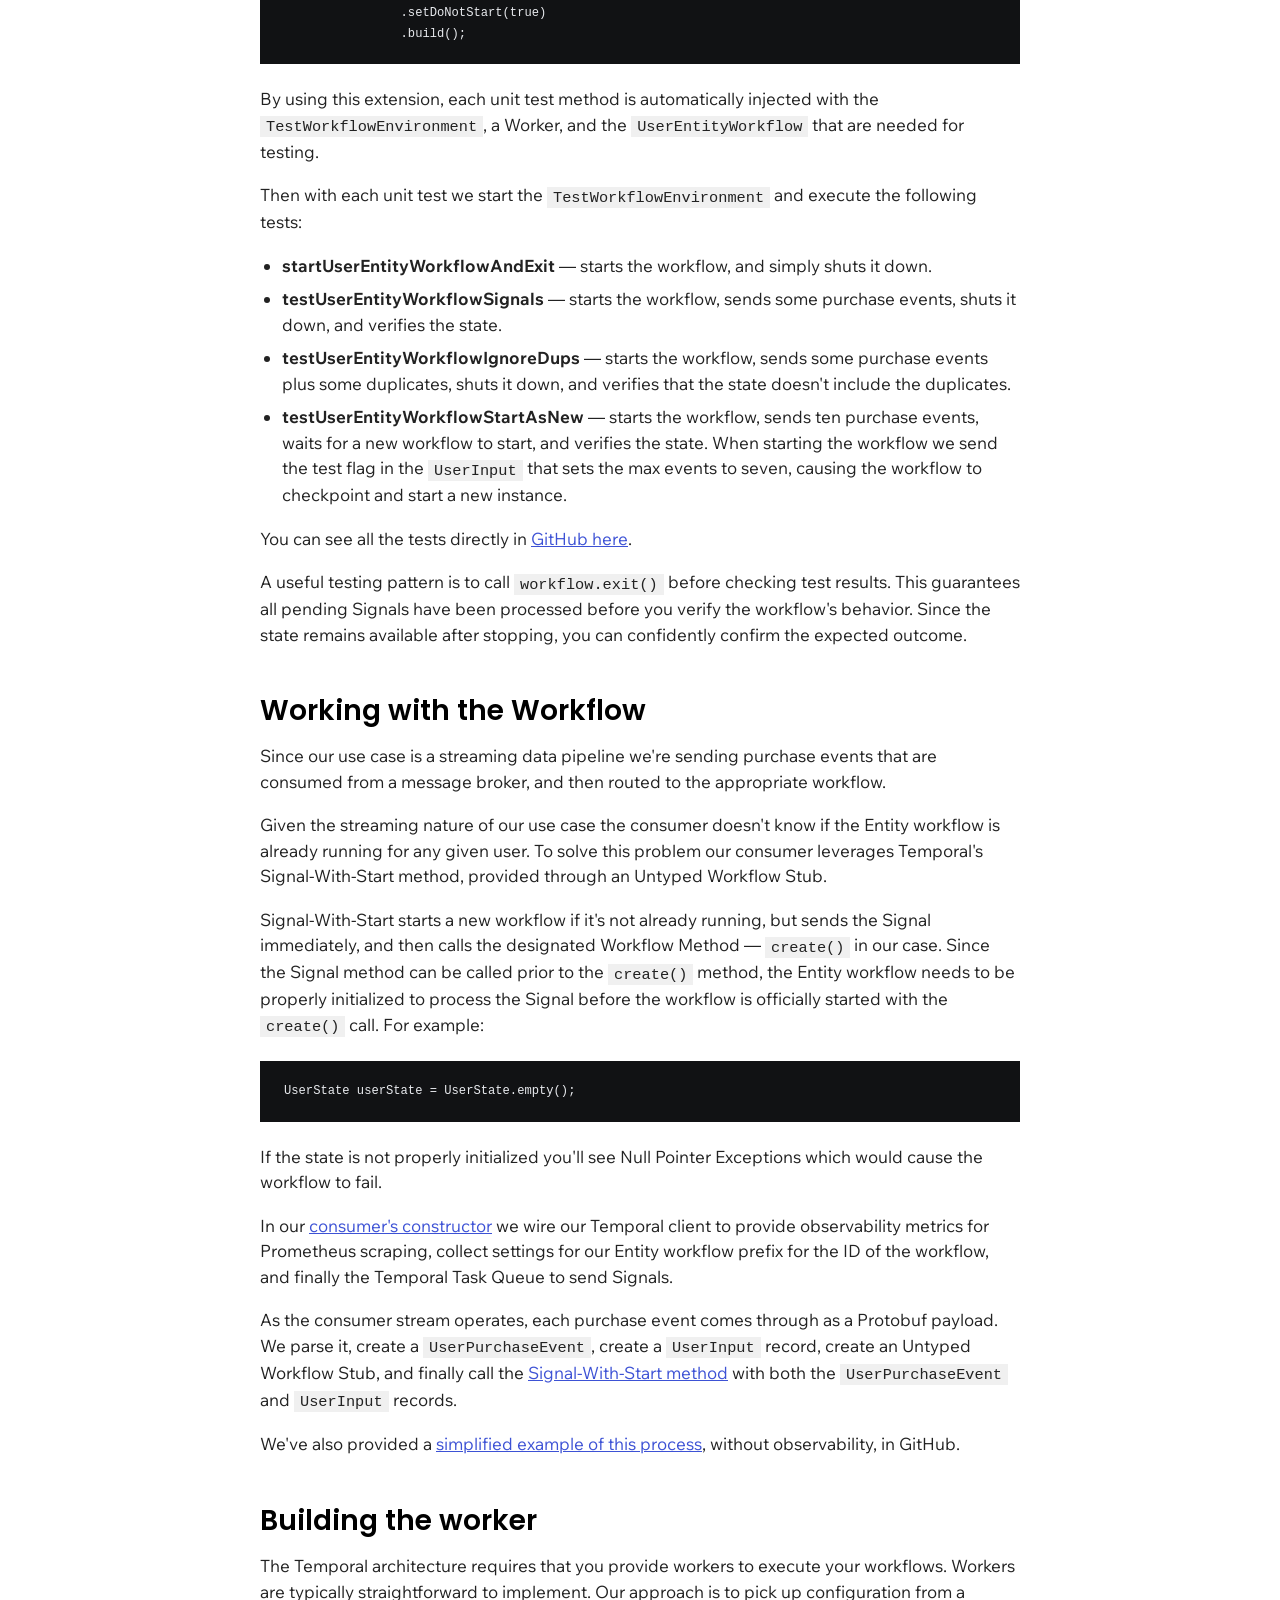
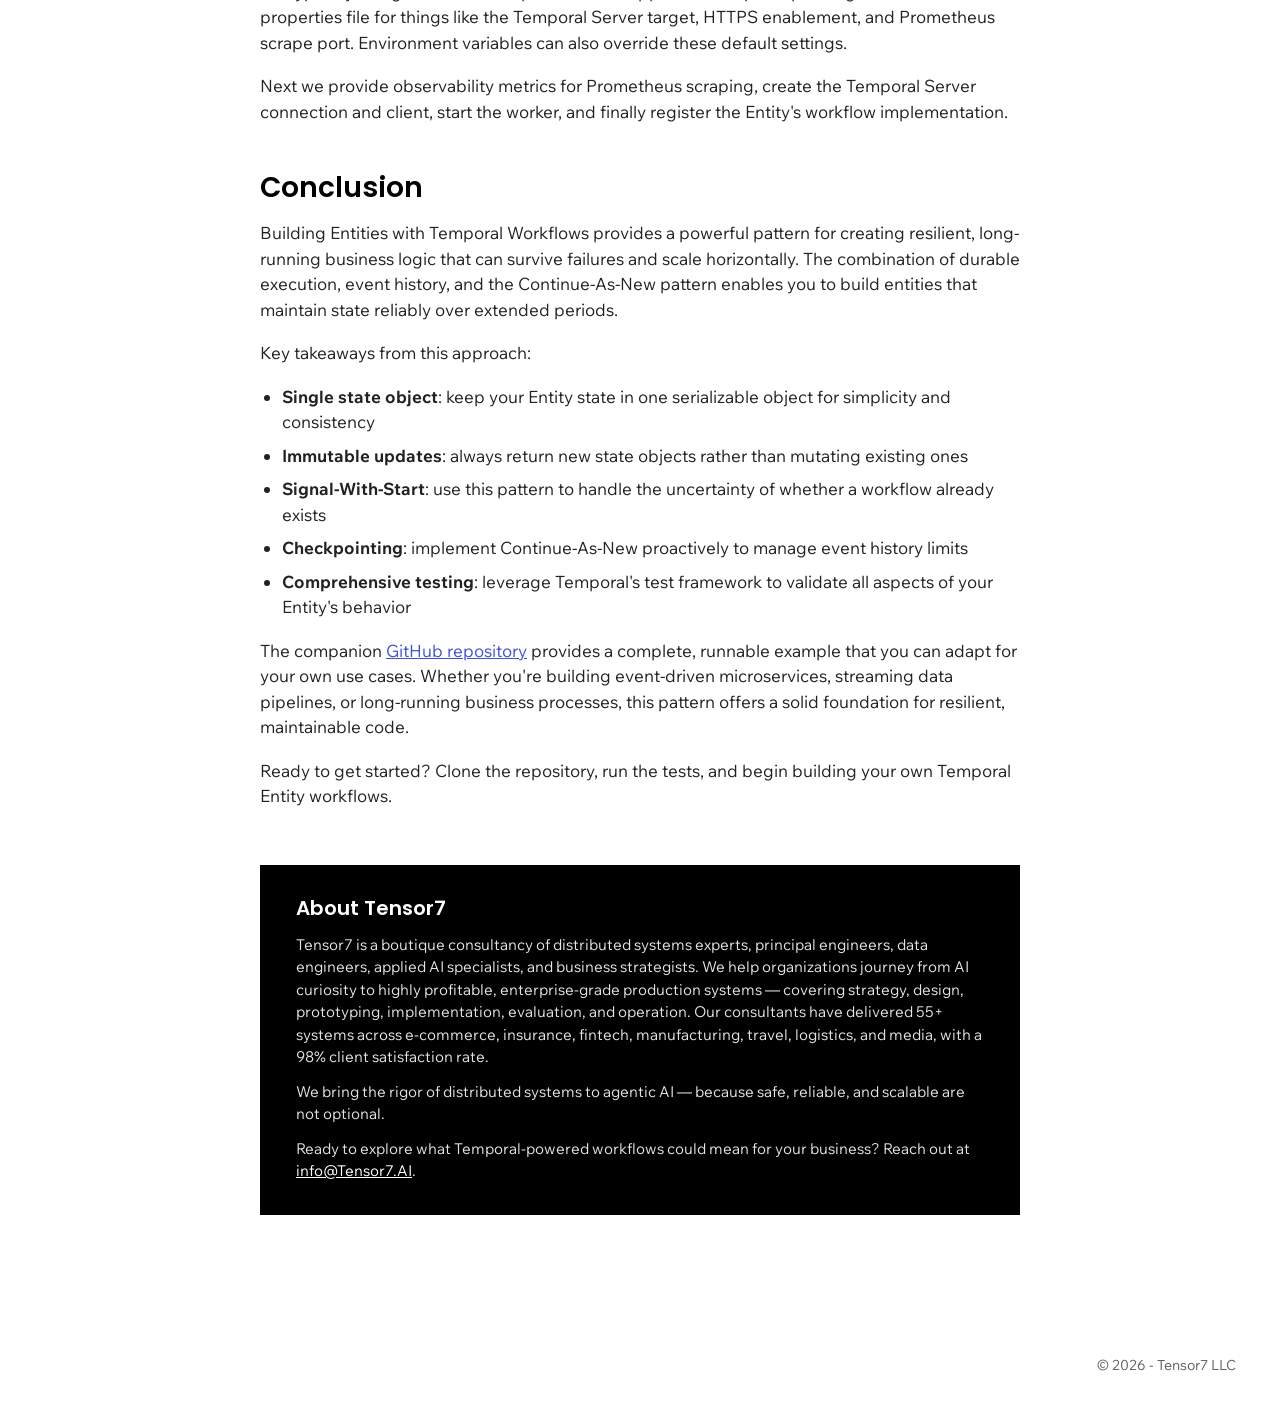
<file: blog/building-domain-driven-entities-with-temporal-workflows.html>
<!DOCTYPE html>
<html lang="en">
<head>
  <meta charset="UTF-8">
  <meta name="viewport" content="width=device-width, initial-scale=1.0">
  <title>Building Domain-Driven Entities with Temporal Workflows — Tensor7 Blog</title>
  <meta name="description" content="How to build, test, and run DDD Entities using Temporal Workflows and the Java SDK, with a companion GitHub repository.">
  <link rel="icon" href="/favicon.ico" sizes="48x48">
  <link rel="apple-touch-icon" href="/apple-touch-icon.png">
  <link rel="preconnect" href="https://fonts.googleapis.com">
  <link rel="preconnect" href="https://fonts.gstatic.com" crossorigin>
  <link href="https://fonts.googleapis.com/css2?family=Poppins:wght@600&family=Wix+Madefor+Text:wght@400;700&display=swap" rel="stylesheet">
  <link rel="stylesheet" href="../styles.css">
  <link rel="canonical" href="https://www.tensor7.ai/blog/building-domain-driven-entities-with-temporal-workflows.html">
  <meta property="og:site_name" content="Tensor7">
  <meta property="og:title" content="Building Domain-Driven Entities with Temporal Workflows — Tensor7 Blog">
  <meta property="og:description" content="How to build, test, and run DDD Entities using Temporal Workflows and the Java SDK, with a companion GitHub repository.">
  <meta property="og:type" content="article">
  <meta property="og:url" content="https://www.tensor7.ai/blog/building-domain-driven-entities-with-temporal-workflows.html">
  <meta property="og:image" content="https://www.tensor7.ai/images/og-image.jpg">
  <meta property="og:image:width" content="1200">
  <meta property="og:image:height" content="630">
  <meta name="twitter:card" content="summary_large_image">
  <script type="application/ld+json">
{
  "@context": "https://schema.org",
  "@type": "BlogPosting",
  "headline": "Building Domain-Driven Entities with Temporal Workflows",
  "description": "How to build, test, and run DDD Entities using Temporal Workflows and the Java SDK, with a companion GitHub repository.",
  "datePublished": "2026-06-09",
  "author": {
    "@type": "Person",
    "name": "Michael Read"
  },
  "publisher": {
    "@type": "Organization",
    "name": "Tensor7",
    "url": "https://www.tensor7.ai/",
    "logo": "https://www.tensor7.ai/images/tensor7-logo.png"
  },
  "image": "https://www.tensor7.ai/images/og-image.jpg",
  "mainEntityOfPage": "https://www.tensor7.ai/blog/building-domain-driven-entities-with-temporal-workflows.html"
}
  </script>
  <script async src="/analytics.js"></script>
</head>
<body>
  <a class="skip-link" href="#main">Skip to content</a>

  <header class="site-header">
    <div class="wrap">
      <a class="brand" href="../index.html" aria-label="Tensor7 home">
        <img src="../images/tensor7-logo.png" alt="Tensor7 logo">
      </a>
      <button class="nav-toggle" aria-label="Toggle navigation" aria-expanded="false" aria-controls="main-nav">
        <span></span><span></span><span></span>
      </button>
      <nav class="main-nav" id="main-nav" aria-label="Main navigation">
        <a href="../index.html">Home</a>
        <a href="index.html">Blog</a>
        <a href="../index.html#contact">Contact</a>
      </nav>
    </div>
  </header>

  <main id="main">
    <article class="article">
      <div class="wrap">
        <div class="article-inner">
          <a class="back-link" href="index.html">&larr; All posts</a>
          <h1>Building Domain-Driven Entities with Temporal Workflows</h1>
          <p class="post-meta">Michael Read &middot; Jun 9, 2026 &middot; 11 min read</p>

          <h2>Introduction</h2>

          <p>
            This blog post, along with its companion
            <a href="https://github.com/michael-read/entities-with-temporal-demo">GitHub repository</a>,
            demonstrates how to build, test, and run Entities using Temporal
            Workflows and the Java SDK.
          </p>

          <p>
            Our demonstration use case for this blog is a streaming data pipeline
            that collects user purchase events and simply aggregates purchase
            totals and total amount spent by each user in a unique User Entity.
          </p>

          <h2>Prerequisites</h2>

          <p>This post assumes you have:</p>
          <ul>
            <li>Familiarity with Java 21+</li>
            <li>Basic understanding of Domain-Driven Design concepts</li>
            <li>Some experience with event-driven architectures</li>
            <li>Access to a Temporal Cluster (or ability to run Temporal locally)</li>
          </ul>

          <h2>What are Entities?</h2>

          <p>
            In Domain-Driven Design (DDD), an Entity is a fundamental concept for
            modeling business logic. Unlike regular programming objects, Entities
            are defined by their unique identity and carefully controlled changes.
            They represent core business rules while remaining independent of
            databases, user interfaces, and external frameworks &mdash; making
            them a cornerstone of modern software architecture.
          </p>

          <p>
            Entities are great for tracking traditional business resources such as
            a Customer, Order, or Account. However, in the era of IoT (Internet of
            Things), Entities are indispensable for bridging the physical and
            digital worlds. They shine where physical objects require a persistent
            unique digital identity that evolves over time.
          </p>

          <p>Key IoT Entity use cases include:</p>

          <ul>
            <li>
              <strong>Digital Twins and State Synchronization</strong> &mdash;
              digital representations of physical assets such as vehicles, cloud
              infrastructure, stand-by batteries, generators, and phones. They
              synchronize real-time sensor data &mdash; temperature, location,
              health, power level, load &mdash; with the digital model, accurately
              reflecting the state of the physical world. This "single source of
              truth" centralizes representation of the device state, eliminates
              data silos across systems, and provides a consistent view accessible
              to all stakeholders. Commands can also be sent from the Entity to
              the physical asset to trigger actuators &mdash; open a window, or
              shut off power in an emergency.
            </li>
            <li>
              <strong>Complex Device Lifecycle Management</strong> &mdash; IoT
              devices often operate for years. Entities encapsulate their entire
              lifecycle logic through distinct phases such as provisioned, active,
              maintenance, and decommissioned. For example, an Entity can enforce
              business rules such as "a device cannot receive software updates if
              it's under heavy usage, has been decommissioned, or it's during
              certain times of the day."
            </li>
            <li>
              <strong>Encapsulating Domain Logic and Safety Invariants</strong>
              &mdash; Entities are ideal for housing critical business logic and
              safety standards close to the data. For example, a battery power
              supply Entity could notify authorities if the temperature sensor
              reads above a certain safety threshold.
            </li>
          </ul>

          <h2>Why Temporal?</h2>

          <p>
            Temporal Workflows provide simple, powerful tools for creating
            resilient and scalable systems. Combined with Entities, they create an
            ideal foundation for building robust business applications.
          </p>

          <p>Temporal's primitives align almost directly with DDD's concepts for Entity implementation.</p>

          <h3>Temporal / DDD Alignment</h3>

          <p><strong>Workflow ID &harr; Entity Identity</strong></p>
          <p>
            A workflow's stable ID provides the same uniqueness guarantees that
            traditional entity identities offer. Rather than maintaining separate
            identity management, your running workflow serves directly as the
            entity instance. Continue-As-New provides this simplification, which
            we'll discuss in detail below.
          </p>

          <p><strong>Signals and Updates &harr; Command Methods</strong></p>
          <p>
            Both provide controlled entry points for state mutations. Temporal's
            Update methods can validate and reject invalid transitions before
            applying changes, mirroring how an aggregate protects its invariants.
          </p>

          <p><strong>Queries &harr; Query Methods</strong></p>
          <p>
            Both queries and query methods enable state inspection without
            mutation. This inherent separation between read and write operations
            means CQRS emerges organically from the workflow design rather than
            being artificially imposed.
          </p>
          <p>
            For context: Command Query Responsibility Segregation (CQRS) is an
            architectural pattern that divides an application's operations into
            queries (reads) and commands (writes). With Temporal workflows, this
            separation comes naturally.
          </p>

          <p><strong>Durable Execution &harr; Persistence Ignorance</strong></p>
          <p>
            The Entity's state lives as simple in-memory fields while the platform
            handles persistence through event-sourced replay. This makes DDD's
            "the model doesn't know about the database" principle operationally
            real, not just theoretical.
          </p>

          <p><strong>Single-Threaded Execution &harr; Aggregate Consistency Boundary</strong></p>
          <p>
            Workflows process commands sequentially, providing serializable
            consistency without locks or optimistic concurrency patterns. This
            eliminates concurrency anomalies at the infrastructure level.
          </p>

          <p><strong>The Workflow/Activity Split &harr; Architecture by Design</strong></p>
          <p>
            Temporal workflows create a clean architectural boundary that mirrors
            the domain/adapter separation found in hexagonal architecture &mdash;
            but with a crucial difference: the runtime enforces it. Here's how it
            works:
          </p>
          <ul>
            <li>Workflows contain pure, deterministic business logic</li>
            <li>Activities handle everything external and unpredictable &mdash; web service calls, I/O operations, database queries</li>
          </ul>
          <p>
            This isn't just a convention developers can ignore. The system
            prevents you from mixing these concerns, giving you architectural
            discipline without relying on team agreements or code reviews.
          </p>

          <h2>Traits of a Temporal Entity Workflow</h2>

          <h3>Entity State</h3>
          <p>
            Your entity's state should reflect your specific use case and
            requirements. However, there's one universal rule: keep all state in a
            single, JSON-serializable object.
          </p>

          <h3>Java Implementation</h3>
          <p>In Java, you have two main options:</p>
          <ul>
            <li>Records (recommended)</li>
            <li>Classes</li>
          </ul>
          <p>
            I strongly prefer Records because they're immutable by design and
            naturally encourage putting business logic directly into the state
            object itself.
          </p>

          <h3>Handling Activities</h3>
          <p>When you need to call an Activity, follow this pattern:</p>
          <ul>
            <li>Call the Activity from your workflow's signal method</li>
            <li>Pass the result into your state object</li>
          </ul>
          <p>This keeps your state management clean and predictable.</p>

          <h3>Event History Limits</h3>
          <p>
            Temporal records each workflow's state change as events in an Event
            History. This history enables Durable Execution by allowing crash
            recovery: event history is replayed to reconstruct state, and then
            progress continues. For performance reasons, Temporal enforces limits
            on event history size and item count.
          </p>

          <h3>Entity Lifecycle</h3>
          <p>
            Most Temporal workflows have a beginning and an end, much like a
            project does. Unlike a project, most entities have a beginning and
            don't ever end. Of course it depends on the domain, and there are some
            use cases where entities have short lifecycles. You need to be able to
            support both.
          </p>
          <p>
            Given Temporal's history limits and the fact that entities often run
            indefinitely, you'll need a strategy for when you approach these
            limits. That path forward is Temporal's Continue-As-New feature.
            Continue-As-New lets a workflow close successfully and creates a new
            copy while giving developers the ability to maintain the current
            state.
          </p>
          <p>
            Think of Continue-As-New as a controlled restart: your workflow
            completes successfully, preserves its state, and immediately begins a
            fresh instance &mdash; preventing history limits from halting
            execution. Temporal even provides a method to check when it thinks
            you're running close to a history limit:
            <code>Workflow.getInfo().isContinueAsNewSuggested()</code>.
          </p>
          <p>
            Being able to pass your Entity's current state into the new Entity is
            a key consideration when creating your workflow through the Workflow
            Method. More on this below.
          </p>

          <h3>The Primary Loop</h3>
          <p>
            The Entity workflow begins when the Workflow Method is called, and the
            workflow ends when the Workflow Method ends. To keep your workflow
            running for the long haul you'll need a primary loop that can execute
            the Continue-As-New process when needed with your current state, as
            well as optionally end if needed. You don't want your primary loop to
            run uncontrollably, so you'll want to pause for a time on each
            iteration. <code>Workflow.await()</code> is your friend in this case.
            For example:
          </p>

<pre><code>do {
    Workflow.await(maxAwaitTime, () -&gt; exitRequested);
} while (!exitRequested &amp;&amp; !shouldContinueAsNew());</code></pre>

          <h3>Communicating with your Entity</h3>
          <p>
            The Entity workflow accepts commands to update state through
            Temporal's Signal methods. These methods don't return anything and run
            asynchronously. You can have as many Signal methods as your use case
            calls for.
          </p>
          <p>
            For the read side, Temporal's Query methods are used. Because these
            methods block, it's usually best to just return information that can
            be derived from the Entity's state.
          </p>

          <h2>Error Handling</h2>

          <p>
            One of Temporal's greatest strengths is how it handles failures and
            recovery &mdash; almost entirely automatically. This section explains
            how error handling works and what you need to do as a developer.
          </p>

          <h3>Workflow Error Handling</h3>
          <p>Temporal's error handling relies on two key principles:</p>
          <ul>
            <li>
              <strong>Deterministic execution</strong> &mdash; workflow code must
              produce the exact same output given the same inputs and initial
              state, regardless of how many times it executes. This determinism
              enables reliable recovery.
            </li>
            <li>
              <strong>Event replay</strong> &mdash; when a failure occurs,
              Temporal reconstructs the workflow's state by replaying its event
              history, then resumes execution from the point of failure.
            </li>
          </ul>
          <p>
            This means you rarely need to write explicit error handling code for
            your workflow logic. Temporal handles the heavy lifting automatically:
            the workflow recovers seamlessly from failures, state is restored
            through event replay, and execution resumes without manual
            intervention.
          </p>

          <h3>Developer Responsibilities</h3>
          <p>While Temporal manages most recovery, your job is to design workflows that support it:</p>
          <ul>
            <li><strong>Maintain determinism</strong> &mdash; keep all randomness, external I/O, and non-repeatable operations out of workflow code</li>
            <li><strong>Design idempotent signals</strong> &mdash; since signals may be processed multiple times during recovery, your entity state transitions should be safe to repeat</li>
            <li><strong>Choose appropriate retry policies</strong> &mdash; configure retry behavior at the workflow and activity level based on your failure modes</li>
          </ul>
          <p>
            The goal isn't to prevent all errors &mdash; it's to design workflows
            that recover gracefully when errors occur.
          </p>

          <h3>Activity Error Handling</h3>
          <p>
            Activities require slightly different error handling considerations,
            since they execute outside the workflow's deterministic context.
          </p>
          <p>
            Successful activities have their results journaled by Temporal and
            reused during recovery &mdash; no re-execution needed. Failed
            activities must be retried. Temporal provides configurable retry
            policies, giving you control over how your activities respond to
            transient failures while keeping the workflow logic clean and focused
            on business rules.
          </p>

          <h2>Challenges of using Temporal to build Entities</h2>

          <p>
            Building entities with Temporal requires careful design choices. The
            platform is commonly used for orchestrating processes and sagas, so
            using it for entities means working with some specific considerations:
          </p>

          <ul>
            <li><strong>History Management</strong> &mdash; long-running entities accumulate event history. Implement Continue-As-New proactively to manage history growth and stay within Temporal's limits.</li>
            <li><strong>Deterministic Logic</strong> &mdash; entity domain logic must be deterministic. External I/O operations belong in activities, keeping the workflow code pure and replayable.</li>
            <li><strong>Cross-Entity Queries</strong> &mdash; Temporal excels at representing a single Entity's state and behavior. For queries across multiple entities &mdash; like "find all customers in state X" &mdash; you'll need to project data into a separate read model.</li>
            <li><strong>Scale and Cost</strong> &mdash; managing large populations of long-lived entities introduces real scale and cost considerations. Design your Entity boundaries and lifecycle carefully to address these upfront.</li>
          </ul>

          <p>These challenges aren't obstacles &mdash; they're design decisions that shape how you structure your system.</p>

          <h2>Building your Entity</h2>

          <h3>Start with the Interface</h3>
          <p>
            When working with Temporal's Java SDK every workflow starts with an
            annotated interface. For example, our <code>UserEntityWorkflow</code>
            interface looks like this:
          </p>

<pre><code>@WorkflowInterface
public interface UserEntityWorkflow {
    @WorkflowMethod
    String create(UserInput input);

    @SignalMethod
    void purchaseEvent(UserPurchaseEvent name);

    @SignalMethod
    void exit();

    @QueryMethod
    UserState getEntity();
}</code></pre>

          <p>
            <strong><code>@WorkflowInterface</code></strong> simply tags our
            interface as a Temporal workflow interface.
          </p>

          <p>
            <strong><code>@WorkflowMethod String create(UserInput input);</code></strong>
            is our workflow method that is called by Temporal when the Entity
            workflow starts. It returns a simple string when the workflow
            finishes. The <code>UserInput</code> provides the following structure:
          </p>

<pre><code>public record UserInput(
        String userId,
        Optional&lt;UserState&gt; userState,
        boolean testContinueAsNew
) {}</code></pre>

          <p>
            As you can see we're passing in the <code>userId</code>, an optional
            <code>UserState</code> (passed in during invocation when checkpointing
            our workflow with Temporal's Continue-As-New method), and finally a
            boolean to declare if we're testing the Continue-As-New functionality.
          </p>

          <p>
            <strong><code>@SignalMethod void purchaseEvent(UserPurchaseEvent name);</code></strong>
            declares our method to receive an incoming
            <code>UserPurchaseEvent</code>. Signal methods are asynchronous
            &mdash; they return immediately without waiting for the Signal to be
            processed. This is ideal for fire-and-forget scenarios such as our
            streaming data pipeline use case. If you need to update a workflow's
            state and verify the result, use a synchronous
            <code>@UpdateMethod</code> instead. Update methods block until the
            operation completes and return a result to the caller.
          </p>

          <p>
            <strong><code>@SignalMethod void exit();</code></strong> causes the
            workflow to end. While we don't need it for our use case, we're
            including it here because we need it for testing. More on that below.
          </p>

          <p>
            <strong><code>@QueryMethod UserState getEntity();</code></strong>
            simply returns the current state of our Entity.
          </p>

          <h3>Loading Configuration</h3>
          <p>
            Workflows need to know how to behave — polling intervals, batch sizes, and timeouts. But there's a catch: Temporal workflows must be deterministic during replay, so you can't read configuration files directly inside workflow logic.
          </p>
          <p>
            The right approach is to fetch configuration through an Activity.
          </p>
          <p>
            Activities run outside the determinism sandbox, and their results are recorded in the workflow history. During any recovery or replay, Temporal uses the original recorded result rather than re-executing the Activity — ensuring your workflow always uses the same configuration values throughout its entire lifecycle.
          </p>
          <p>
            You can see the implementation here:
            <a href="https://github.com/michael-read/entities-with-temporal-demo/blob/main/user-entity-workflow/src/main/java/ai/tensor7/LocalConfigActivitiesImpl.java#L13-L43">LocalConfigActivitiesImpl.java</a>
          </p>
          <p>
            The workflow simply calls this Activity at startup:
          </p>
          <pre><code>@Override
public String create(UserInput input) {
    // Get configuration from Activity - result is recorded and deterministic
    config = localConfigActivities.getEntityConfig();
    ...
}</code></pre>
          <p>
            This keeps configuration loading safe, predictable, and fully compliant with Temporal's replay guarantees.
          </p>

          <h3>Working with state</h3>
          <p>
            Our state is represented as a Java object
            (<a href="https://github.com/michael-read/entities-with-temporal-demo/blob/main/user-entity-workflow/src/main/java/ai/tensor7/model/UserState.java#L6-L36">UserState.java</a>)
            and contains an <code>empty()</code> method and business logic. We're
            careful with mutation by always returning a completely new version of
            state.
          </p>
          <p>
            Additionally, because our Entity is working as part of a streaming
            data pipeline we've implemented idempotence by ignoring messages seen
            recently. This is done by capturing and maintaining a simple lookback
            window of message IDs that have been recently processed. The size of
            the window is based on trade-offs between the total size of the state
            and how often a given user makes a purchase. In this example fourteen
            seems about right.
          </p>

          <h3>The Query method</h3>
          <p>
            Here we simply return the current state. In this case, the state must
            be serializable as JSON.
          </p>

          <h3>The exit method</h3>
          <p>
            The exit method simply flips a flag causing the workflow to end by
            stopping the primary workflow loop. While we don't need it for our use
            case, we need it for unit tests.
          </p>

          <h2>Testing the workflow</h2>

          <p>
            We're using JUnit 5 (Jupiter) with Temporal's
            <code>TestWorkflowExtension</code> and
            <code>TestWorkflowEnvironment</code>, which allow us to test all
            aspects of our Entity's workflow. Here we register the Temporal
            <code>TestWorkflowExtension</code>:
          </p>

<pre><code>@RegisterExtension
public static final
    TestWorkflowExtension testWorkflowExtension =
        TestWorkflowExtension.newBuilder()
                .setWorkflowTypes(UserEntityWorkflowImpl.class)
                .setDoNotStart(true)
                .build();</code></pre>

          <p>
            By using this extension, each unit test method is automatically
            injected with the <code>TestWorkflowEnvironment</code>, a Worker, and
            the <code>UserEntityWorkflow</code> that are needed for testing.
          </p>

          <p>Then with each unit test we start the <code>TestWorkflowEnvironment</code> and execute the following tests:</p>

          <ul>
            <li><strong>startUserEntityWorkflowAndExit</strong> &mdash; starts the workflow, and simply shuts it down.</li>
            <li><strong>testUserEntityWorkflowSignals</strong> &mdash; starts the workflow, sends some purchase events, shuts it down, and verifies the state.</li>
            <li><strong>testUserEntityWorkflowIgnoreDups</strong> &mdash; starts the workflow, sends some purchase events plus some duplicates, shuts it down, and verifies that the state doesn't include the duplicates.</li>
            <li><strong>testUserEntityWorkflowStartAsNew</strong> &mdash; starts the workflow, sends ten purchase events, waits for a new workflow to start, and verifies the state. When starting the workflow we send the test flag in the <code>UserInput</code> that sets the max events to seven, causing the workflow to checkpoint and start a new instance.</li>
          </ul>

          <p>
            You can see all the tests directly in
            <a href="https://github.com/michael-read/entities-with-temporal-demo/blob/main/user-entity-workflow/src/test/java/ai/tensor7/UserEntityWorkflowTest.java">GitHub here</a>.
          </p>

          <p>
            A useful testing pattern is to call <code>workflow.exit()</code>
            before checking test results. This guarantees all pending Signals have
            been processed before you verify the workflow's behavior. Since the
            state remains available after stopping, you can confidently confirm
            the expected outcome.
          </p>

          <h2>Working with the Workflow</h2>

          <p>
            Since our use case is a streaming data pipeline we're sending purchase
            events that are consumed from a message broker, and then routed to the
            appropriate workflow.
          </p>

          <p>
            Given the streaming nature of our use case the consumer doesn't know
            if the Entity workflow is already running for any given user. To solve
            this problem our consumer leverages Temporal's Signal-With-Start
            method, provided through an Untyped Workflow Stub.
          </p>

          <p>
            Signal-With-Start starts a new workflow if it's not already running,
            but sends the Signal immediately, and then calls the designated
            Workflow Method &mdash; <code>create()</code> in our case. Since the
            Signal method can be called prior to the <code>create()</code> method,
            the Entity workflow needs to be properly initialized to process the
            Signal before the workflow is officially started with the
            <code>create()</code> call. For example:
          </p>

<pre><code>UserState userState = UserState.empty();</code></pre>

          <p>
            If the state is not properly initialized you'll see Null Pointer
            Exceptions which would cause the workflow to fail.
          </p>

          <p>
            In our
            <a href="https://github.com/michael-read/entities-with-temporal-demo/blob/main/consumer/src/main/java/ai/tensor7/app/UserEventConsumer.java#L88-L115">consumer's constructor</a>
            we wire our Temporal client to provide observability metrics for
            Prometheus scraping, collect settings for our Entity workflow prefix
            for the ID of the workflow, and finally the Temporal Task Queue to
            send Signals.
          </p>

          <p>
            As the consumer stream operates, each purchase event comes through as
            a Protobuf payload. We parse it, create a
            <code>UserPurchaseEvent</code>, create a <code>UserInput</code>
            record, create an Untyped Workflow Stub, and finally call the
            <a href="https://github.com/michael-read/entities-with-temporal-demo/blob/main/consumer/src/main/java/ai/tensor7/app/UserEventConsumer.java#L320-L344">Signal-With-Start method</a>
            with both the <code>UserPurchaseEvent</code> and
            <code>UserInput</code> records.
          </p>

          <p>
            We've also provided a
            <a href="https://github.com/michael-read/entities-with-temporal-demo/blob/main/user-entity-workflow/src/main/java/ai/tensor7/StartWithSignalExample.java">simplified example of this process</a>,
            without observability, in GitHub.
          </p>

          <h2>Building the worker</h2>

          <p>
            The Temporal architecture requires that you provide workers to execute
            your workflows. Workers are typically straightforward to implement.
            Our approach is to pick up configuration from a properties file for
            things like the Temporal Server target, HTTPS enablement, and
            Prometheus scrape port. Environment variables can also override these
            default settings.
          </p>

          <p>
            Next we provide observability metrics for Prometheus scraping, create
            the Temporal Server connection and client, start the worker, and
            finally register the Entity's workflow implementation.
          </p>

          <h2>Conclusion</h2>

          <p>
            Building Entities with Temporal Workflows provides a powerful pattern
            for creating resilient, long-running business logic that can survive
            failures and scale horizontally. The combination of durable execution,
            event history, and the Continue-As-New pattern enables you to build
            entities that maintain state reliably over extended periods.
          </p>

          <p>Key takeaways from this approach:</p>

          <ul>
            <li><strong>Single state object</strong>: keep your Entity state in one serializable object for simplicity and consistency</li>
            <li><strong>Immutable updates</strong>: always return new state objects rather than mutating existing ones</li>
            <li><strong>Signal-With-Start</strong>: use this pattern to handle the uncertainty of whether a workflow already exists</li>
            <li><strong>Checkpointing</strong>: implement Continue-As-New proactively to manage event history limits</li>
            <li><strong>Comprehensive testing</strong>: leverage Temporal's test framework to validate all aspects of your Entity's behavior</li>
          </ul>

          <p>
            The companion
            <a href="https://github.com/michael-read/entities-with-temporal-demo/tree/main">GitHub repository</a>
            provides a complete, runnable example that you can adapt for your own
            use cases. Whether you're building event-driven microservices,
            streaming data pipelines, or long-running business processes, this
            pattern offers a solid foundation for resilient, maintainable code.
          </p>

          <p>
            Ready to get started? Clone the repository, run the tests, and begin
            building your own Temporal Entity workflows.
          </p>

          <div class="about-box">
            <h2>About Tensor7</h2>
            <p>
              Tensor7 is a boutique consultancy of distributed systems experts,
              principal engineers, data engineers, applied AI specialists, and
              business strategists. We help organizations journey from AI
              curiosity to highly profitable, enterprise-grade production systems
              &mdash; covering strategy, design, prototyping, implementation,
              evaluation, and operation. Our consultants have delivered 55+
              systems across e-commerce, insurance, fintech, manufacturing,
              travel, logistics, and media, with a 98% client satisfaction rate.
            </p>
            <p>
              We bring the rigor of distributed systems to agentic AI &mdash;
              because safe, reliable, and scalable are not optional.
            </p>
            <p>
              Ready to explore what Temporal-powered workflows could mean for your
              business? Reach out at
              <a href="mailto:info@tensor7.ai">info@Tensor7.AI</a>.
            </p>
          </div>
        </div>
      </div>
    </article>
  </main>

  <footer class="wrap">
    <p class="copyright">&copy; <span id="year">2026</span> - Tensor7 LLC</p>
  </footer>

  <script src="../script.js"></script>
</body>
</html>
</file>
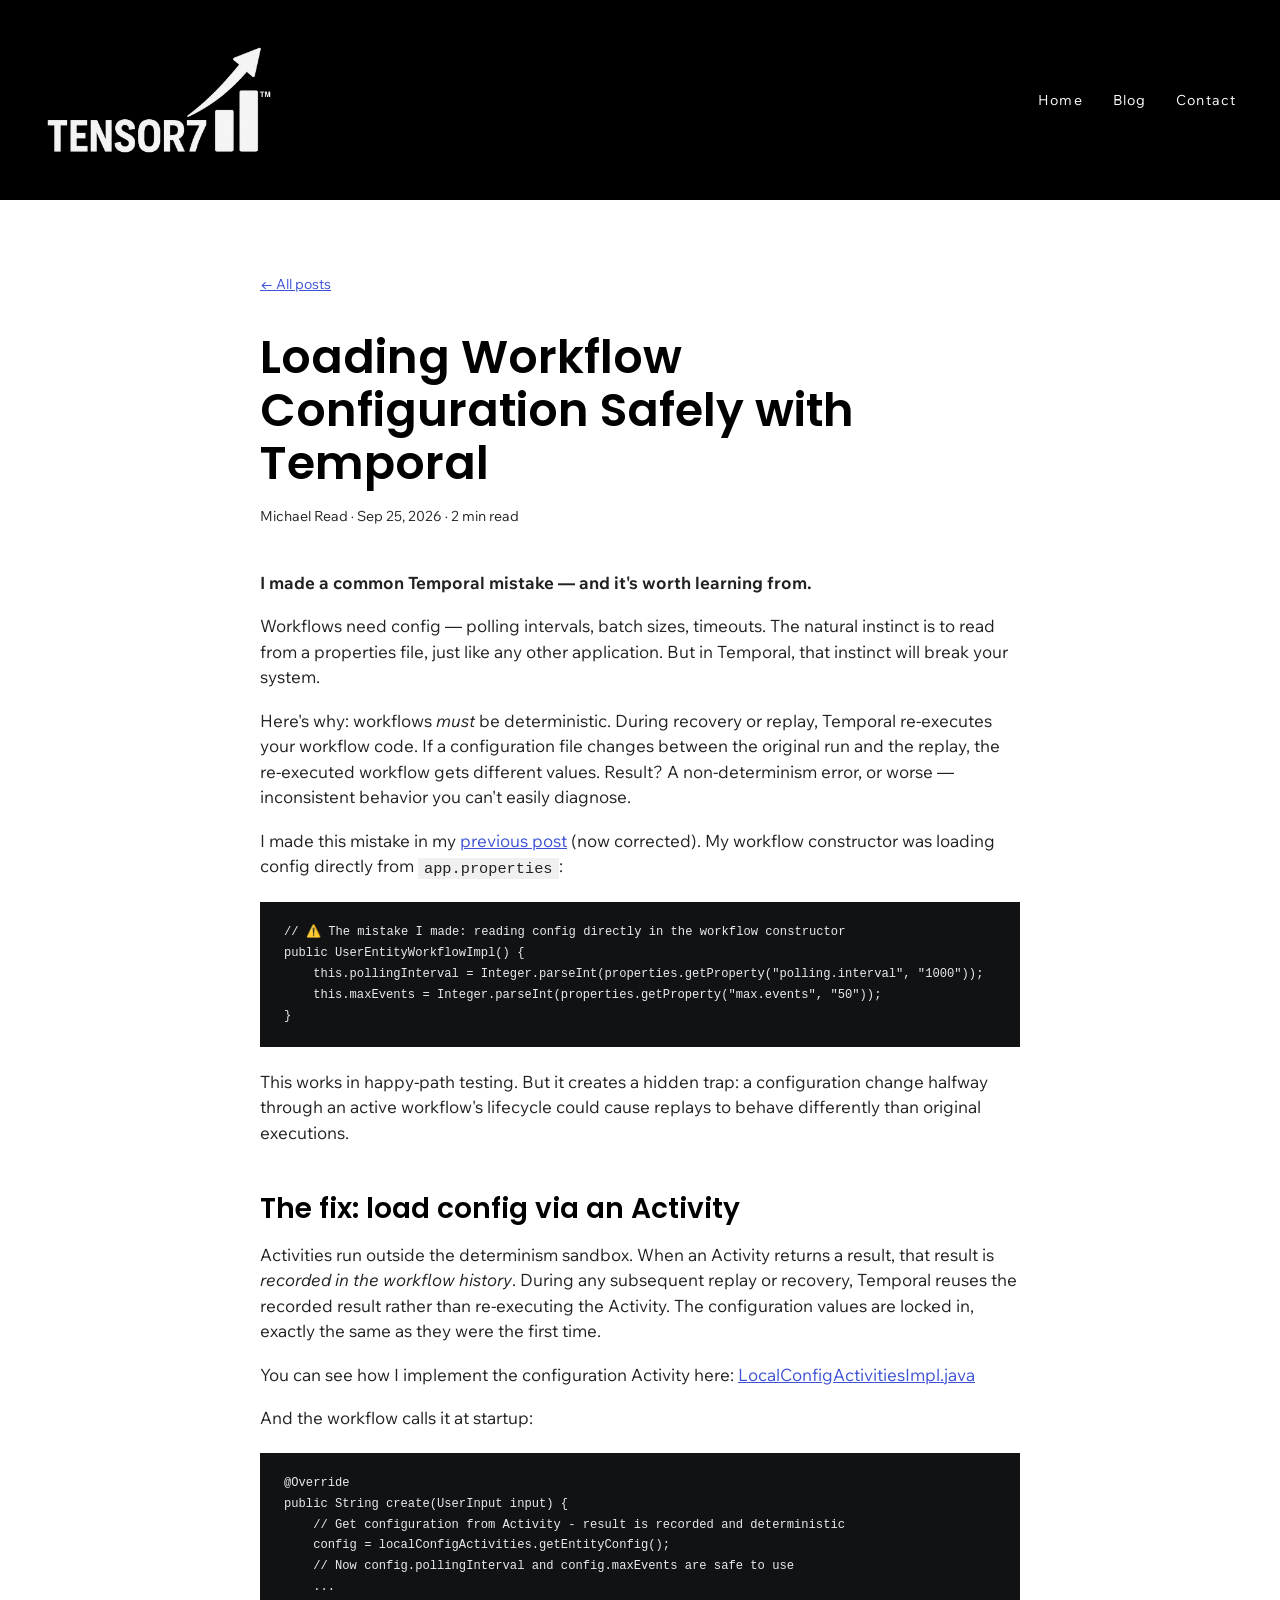
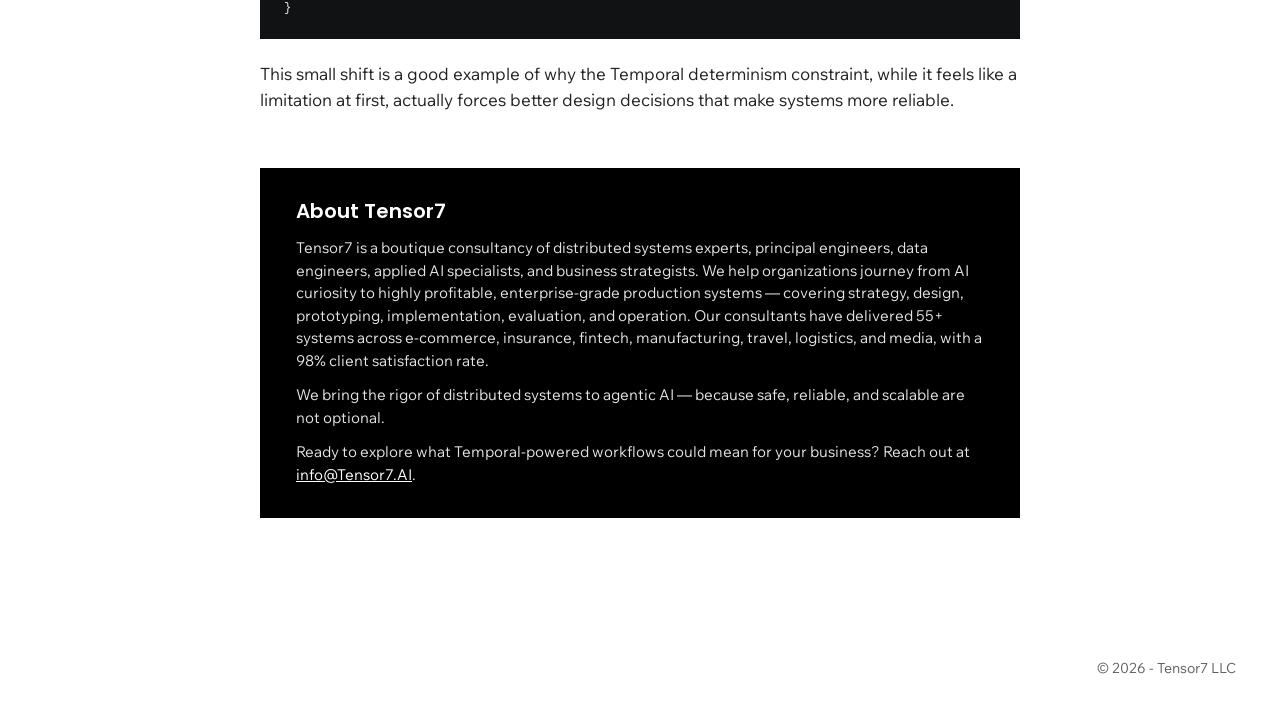
<file: blog/loading-workflow-configuration-safely-with-temporal.html>
<!DOCTYPE html>
<html lang="en">
<head>
  <meta charset="UTF-8">
  <meta name="viewport" content="width=device-width, initial-scale=1.0">
  <title>Loading Workflow Configuration Safely with Temporal — Tensor7 Blog</title>
  <meta name="description" content="Why reading a properties file inside a Temporal workflow breaks determinism, and how loading configuration through an Activity fixes it.">
  <link rel="icon" href="/favicon.ico" sizes="48x48">
  <link rel="apple-touch-icon" href="/apple-touch-icon.png">
  <link rel="preconnect" href="https://fonts.googleapis.com">
  <link rel="preconnect" href="https://fonts.gstatic.com" crossorigin>
  <link href="https://fonts.googleapis.com/css2?family=Poppins:wght@600&family=Wix+Madefor+Text:wght@400;700&display=swap" rel="stylesheet">
  <link rel="stylesheet" href="../styles.css">
  <link rel="canonical" href="https://www.tensor7.ai/blog/loading-workflow-configuration-safely-with-temporal.html">
  <meta property="og:site_name" content="Tensor7">
  <meta property="og:title" content="Loading Workflow Configuration Safely with Temporal — Tensor7 Blog">
  <meta property="og:description" content="Why reading a properties file inside a Temporal workflow breaks determinism, and how loading configuration through an Activity fixes it.">
  <meta property="og:type" content="article">
  <meta property="og:url" content="https://www.tensor7.ai/blog/loading-workflow-configuration-safely-with-temporal.html">
  <meta property="og:image" content="https://www.tensor7.ai/images/og-image.jpg">
  <meta property="og:image:width" content="1200">
  <meta property="og:image:height" content="630">
  <meta name="twitter:card" content="summary_large_image">
  <script type="application/ld+json">
{
  "@context": "https://schema.org",
  "@type": "BlogPosting",
  "headline": "Loading Workflow Configuration Safely with Temporal",
  "description": "Why reading a properties file inside a Temporal workflow breaks determinism, and how loading configuration through an Activity fixes it.",
  "datePublished": "2026-09-25",
  "author": {
    "@type": "Person",
    "name": "Michael Read"
  },
  "publisher": {
    "@type": "Organization",
    "name": "Tensor7",
    "url": "https://www.tensor7.ai/",
    "logo": "https://www.tensor7.ai/images/tensor7-logo.png"
  },
  "image": "https://www.tensor7.ai/images/og-image.jpg",
  "mainEntityOfPage": "https://www.tensor7.ai/blog/loading-workflow-configuration-safely-with-temporal.html"
}
  </script>
  <script async src="/analytics.js"></script>
</head>
<body>
  <a class="skip-link" href="#main">Skip to content</a>

  <header class="site-header">
    <div class="wrap">
      <a class="brand" href="../index.html" aria-label="Tensor7 home">
        <img src="../images/tensor7-logo.png" alt="Tensor7 logo">
      </a>
      <button class="nav-toggle" aria-label="Toggle navigation" aria-expanded="false" aria-controls="main-nav">
        <span></span><span></span><span></span>
      </button>
      <nav class="main-nav" id="main-nav" aria-label="Main navigation">
        <a href="../index.html">Home</a>
        <a href="index.html">Blog</a>
        <a href="../index.html#contact">Contact</a>
      </nav>
    </div>
  </header>

  <main id="main">
    <article class="article">
      <div class="wrap">
        <div class="article-inner">
          <a class="back-link" href="index.html">&larr; All posts</a>
          <h1>Loading Workflow Configuration Safely with Temporal</h1>
          <p class="post-meta">Michael Read &middot; Sep 25, 2026 &middot; 2 min read</p>

          <p><strong>I made a common Temporal mistake &mdash; and it's worth learning from.</strong></p>

          <p>
            Workflows need config &mdash; polling intervals, batch sizes,
            timeouts. The natural instinct is to read from a properties file, just
            like any other application. But in Temporal, that instinct will break
            your system.
          </p>

          <p>
            Here's why: workflows <em>must</em> be deterministic. During recovery
            or replay, Temporal re-executes your workflow code. If a configuration
            file changes between the original run and the replay, the re-executed
            workflow gets different values. Result? A non-determinism error, or
            worse &mdash; inconsistent behavior you can't easily diagnose.
          </p>

          <p>
            I made this mistake in my
            <a href="building-domain-driven-entities-with-temporal-workflows.html">previous post</a>
            (now corrected). My workflow constructor was loading config directly
            from <code>app.properties</code>:
          </p>

<pre><code>// ⚠️ The mistake I made: reading config directly in the workflow constructor
public UserEntityWorkflowImpl() {
    this.pollingInterval = Integer.parseInt(properties.getProperty("polling.interval", "1000"));
    this.maxEvents = Integer.parseInt(properties.getProperty("max.events", "50"));
}</code></pre>

          <p>
            This works in happy-path testing. But it creates a hidden trap: a
            configuration change halfway through an active workflow's lifecycle
            could cause replays to behave differently than original executions.
          </p>

          <h2>The fix: load config via an Activity</h2>

          <p>
            Activities run outside the determinism sandbox. When an Activity
            returns a result, that result is <em>recorded in the workflow
            history</em>. During any subsequent replay or recovery, Temporal reuses
            the recorded result rather than re-executing the Activity. The
            configuration values are locked in, exactly the same as they were the
            first time.
          </p>

          <p>
            You can see how I implement the configuration Activity here:
            <a href="https://github.com/michael-read/entities-with-temporal-demo/blob/main/user-entity-workflow/src/main/java/ai/tensor7/LocalConfigActivitiesImpl.java#L13-L43">LocalConfigActivitiesImpl.java</a>
          </p>

          <p>And the workflow calls it at startup:</p>

<pre><code>@Override
public String create(UserInput input) {
    // Get configuration from Activity - result is recorded and deterministic
    config = localConfigActivities.getEntityConfig();
    // Now config.pollingInterval and config.maxEvents are safe to use
    ...
}</code></pre>

          <p>
            This small shift is a good example of why the Temporal determinism
            constraint, while it feels like a limitation at first, actually forces
            better design decisions that make systems more reliable.
          </p>

          <div class="about-box">
            <h2>About Tensor7</h2>
            <p>
              Tensor7 is a boutique consultancy of distributed systems experts,
              principal engineers, data engineers, applied AI specialists, and
              business strategists. We help organizations journey from AI
              curiosity to highly profitable, enterprise-grade production systems
              &mdash; covering strategy, design, prototyping, implementation,
              evaluation, and operation. Our consultants have delivered 55+
              systems across e-commerce, insurance, fintech, manufacturing,
              travel, logistics, and media, with a 98% client satisfaction rate.
            </p>
            <p>
              We bring the rigor of distributed systems to agentic AI &mdash;
              because safe, reliable, and scalable are not optional.
            </p>
            <p>
              Ready to explore what Temporal-powered workflows could mean for your
              business? Reach out at
              <a href="mailto:info@tensor7.ai">info@Tensor7.AI</a>.
            </p>
          </div>
        </div>
      </div>
    </article>
  </main>

  <footer class="wrap">
    <p class="copyright">&copy; <span id="year">2026</span> - Tensor7 LLC</p>
  </footer>

  <script src="../script.js"></script>
</body>
</html>
</file>
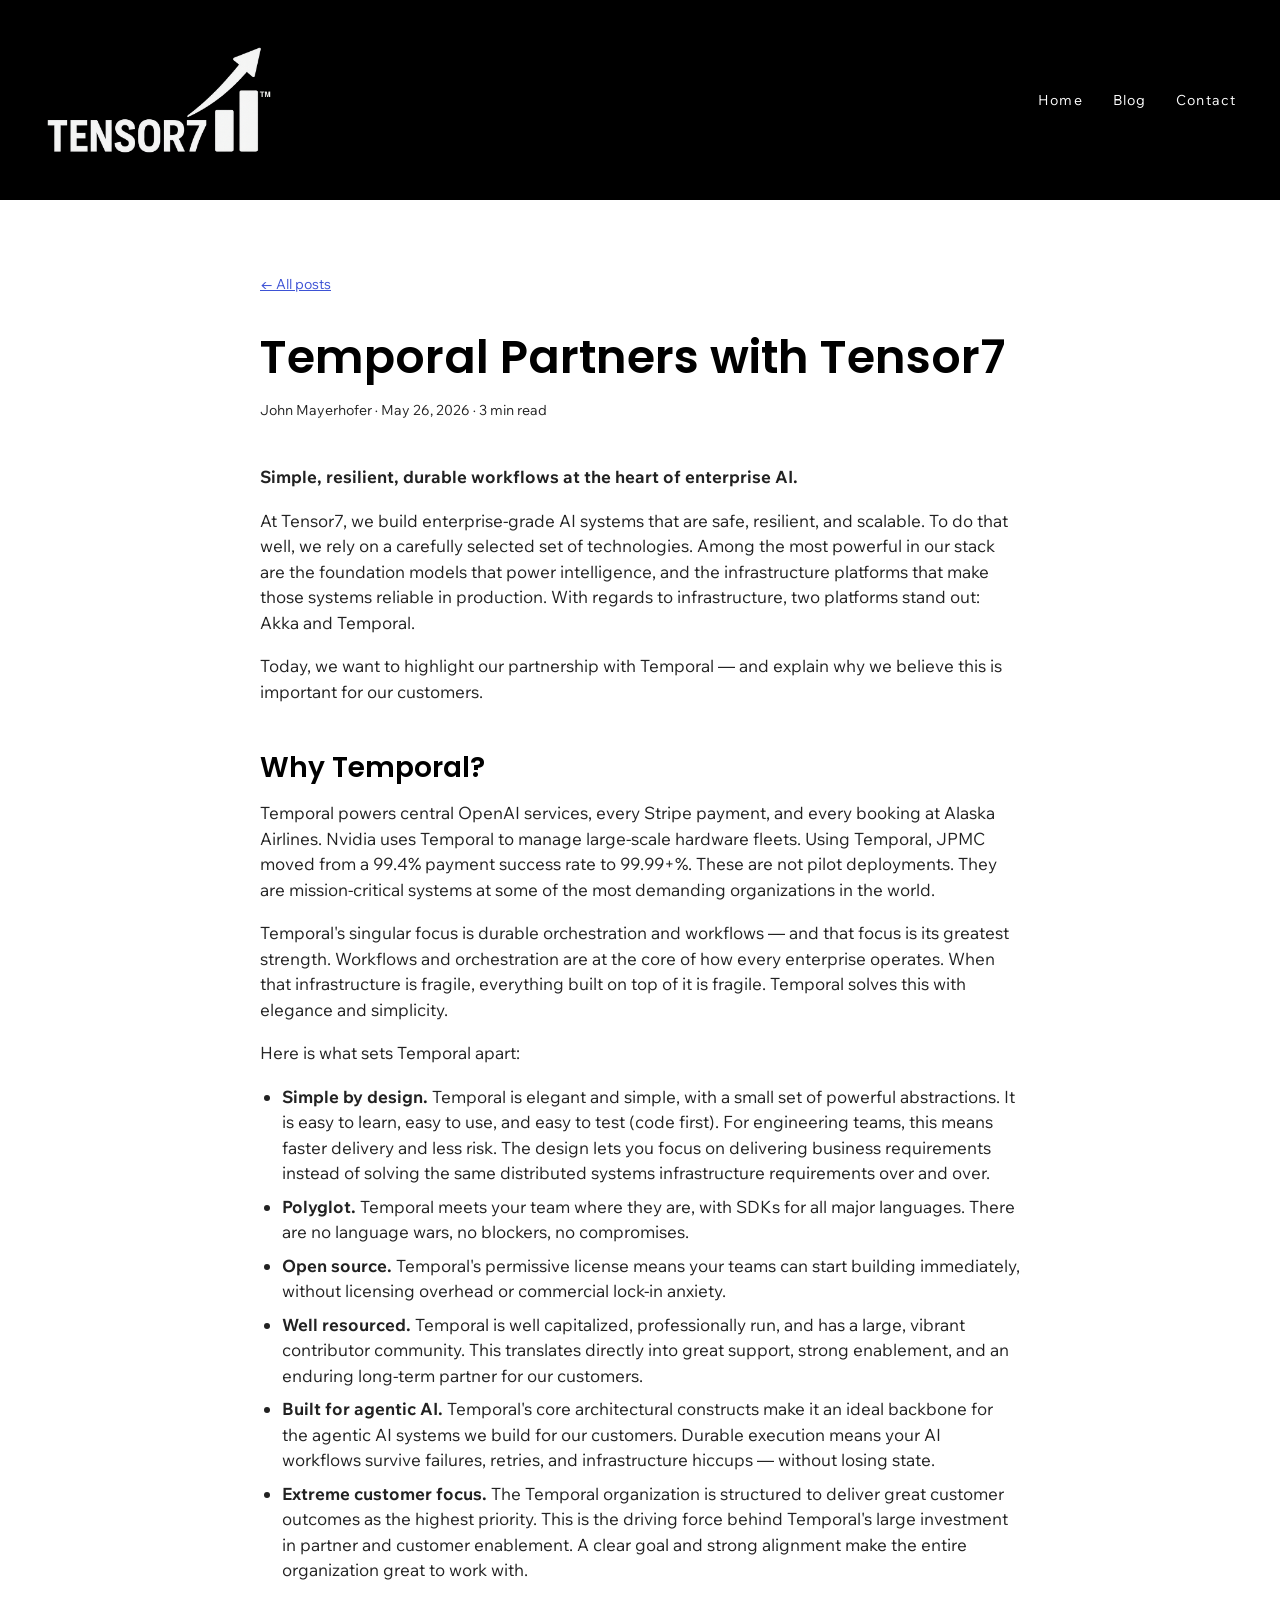
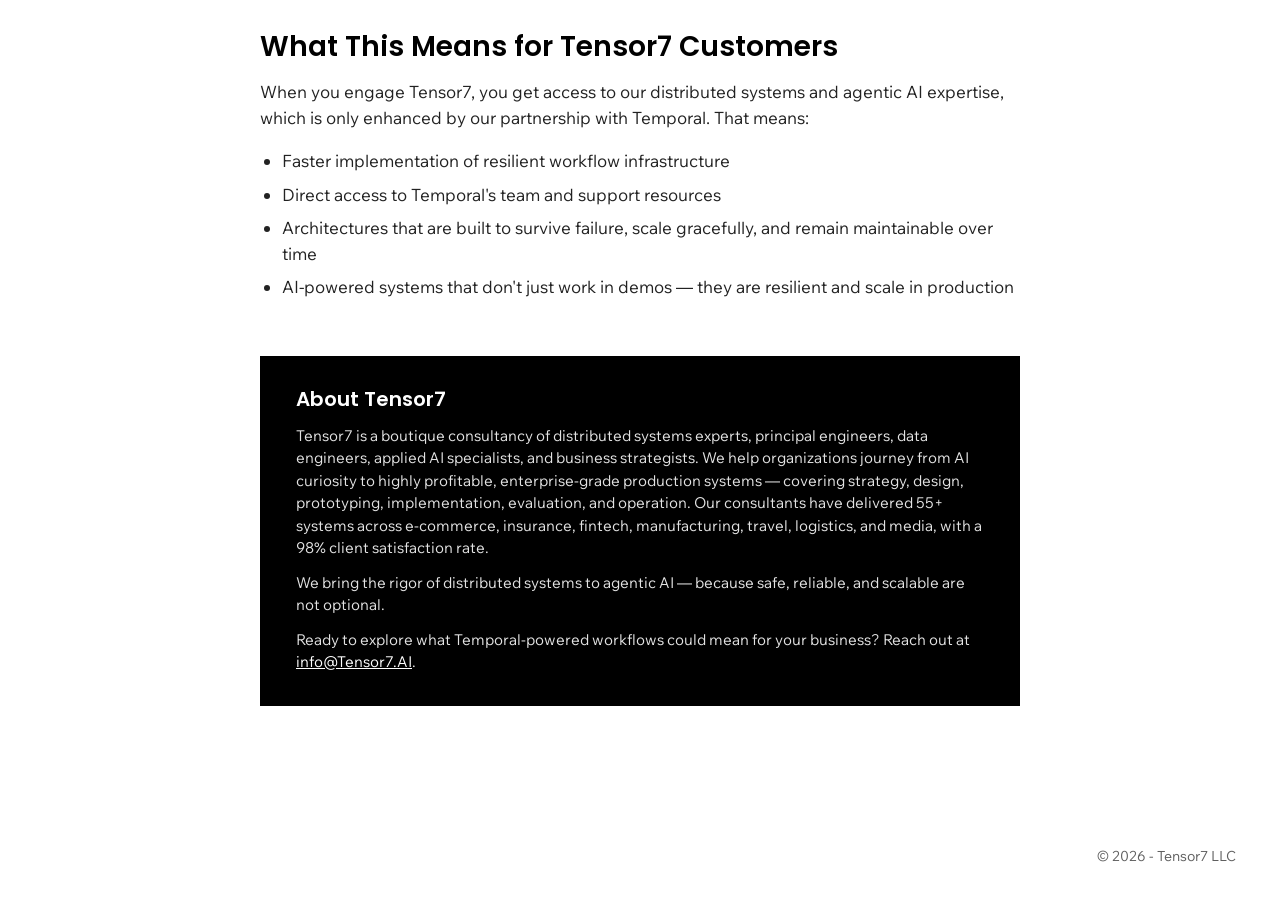
<file: blog/temporal-partners-with-tensor7.html>
<!DOCTYPE html>
<html lang="en">
<head>
  <meta charset="UTF-8">
  <meta name="viewport" content="width=device-width, initial-scale=1.0">
  <title>Temporal Partners with Tensor7 — Tensor7 Blog</title>
  <meta name="description" content="Simple, resilient, durable workflows at the heart of enterprise AI. Why Tensor7 partnered with Temporal, and what it means for our customers.">
  <link rel="icon" href="/favicon.ico" sizes="48x48">
  <link rel="apple-touch-icon" href="/apple-touch-icon.png">
  <link rel="preconnect" href="https://fonts.googleapis.com">
  <link rel="preconnect" href="https://fonts.gstatic.com" crossorigin>
  <link href="https://fonts.googleapis.com/css2?family=Poppins:wght@600&family=Wix+Madefor+Text:wght@400;700&display=swap" rel="stylesheet">
  <link rel="stylesheet" href="../styles.css">
  <link rel="canonical" href="https://www.tensor7.ai/blog/temporal-partners-with-tensor7.html">
  <meta property="og:site_name" content="Tensor7">
  <meta property="og:title" content="Temporal Partners with Tensor7 — Tensor7 Blog">
  <meta property="og:description" content="Simple, resilient, durable workflows at the heart of enterprise AI. Why Tensor7 partnered with Temporal, and what it means for our customers.">
  <meta property="og:type" content="article">
  <meta property="og:url" content="https://www.tensor7.ai/blog/temporal-partners-with-tensor7.html">
  <meta property="og:image" content="https://www.tensor7.ai/images/og-image.jpg">
  <meta property="og:image:width" content="1200">
  <meta property="og:image:height" content="630">
  <meta name="twitter:card" content="summary_large_image">
  <script type="application/ld+json">
{
  "@context": "https://schema.org",
  "@type": "BlogPosting",
  "headline": "Temporal Partners with Tensor7",
  "description": "Simple, resilient, durable workflows at the heart of enterprise AI. Why Tensor7 partnered with Temporal, and what it means for our customers.",
  "datePublished": "2026-05-26",
  "author": {
    "@type": "Person",
    "name": "John Mayerhofer"
  },
  "publisher": {
    "@type": "Organization",
    "name": "Tensor7",
    "url": "https://www.tensor7.ai/",
    "logo": "https://www.tensor7.ai/images/tensor7-logo.png"
  },
  "image": "https://www.tensor7.ai/images/og-image.jpg",
  "mainEntityOfPage": "https://www.tensor7.ai/blog/temporal-partners-with-tensor7.html"
}
  </script>
  <script async src="/analytics.js"></script>
</head>
<body>
  <a class="skip-link" href="#main">Skip to content</a>

  <header class="site-header">
    <div class="wrap">
      <a class="brand" href="../index.html" aria-label="Tensor7 home">
        <img src="../images/tensor7-logo.png" alt="Tensor7 logo">
      </a>
      <button class="nav-toggle" aria-label="Toggle navigation" aria-expanded="false" aria-controls="main-nav">
        <span></span><span></span><span></span>
      </button>
      <nav class="main-nav" id="main-nav" aria-label="Main navigation">
        <a href="../index.html">Home</a>
        <a href="index.html">Blog</a>
        <a href="../index.html#contact">Contact</a>
      </nav>
    </div>
  </header>

  <main id="main">
    <article class="article">
      <div class="wrap">
        <div class="article-inner">
          <a class="back-link" href="index.html">&larr; All posts</a>
          <h1>Temporal Partners with Tensor7</h1>
          <p class="post-meta">John Mayerhofer &middot; May 26, 2026 &middot; 3 min read</p>

          <p><strong>Simple, resilient, durable workflows at the heart of enterprise AI.</strong></p>

          <p>
            At Tensor7, we build enterprise-grade AI systems that are safe,
            resilient, and scalable. To do that well, we rely on a carefully
            selected set of technologies. Among the most powerful in our stack are
            the foundation models that power intelligence, and the infrastructure
            platforms that make those systems reliable in production. With regards
            to infrastructure, two platforms stand out: Akka and Temporal.
          </p>

          <p>
            Today, we want to highlight our partnership with Temporal &mdash; and
            explain why we believe this is important for our customers.
          </p>

          <h2>Why Temporal?</h2>

          <p>
            Temporal powers central OpenAI services, every Stripe payment, and
            every booking at Alaska Airlines. Nvidia uses Temporal to manage
            large-scale hardware fleets. Using Temporal, JPMC moved from a 99.4%
            payment success rate to 99.99+%. These are not pilot deployments. They
            are mission-critical systems at some of the most demanding
            organizations in the world.
          </p>

          <p>
            Temporal's singular focus is durable orchestration and workflows
            &mdash; and that focus is its greatest strength. Workflows and
            orchestration are at the core of how every enterprise operates. When
            that infrastructure is fragile, everything built on top of it is
            fragile. Temporal solves this with elegance and simplicity.
          </p>

          <p>Here is what sets Temporal apart:</p>

          <ul>
            <li>
              <strong>Simple by design.</strong> Temporal is elegant and simple,
              with a small set of powerful abstractions. It is easy to learn, easy
              to use, and easy to test (code first). For engineering teams, this
              means faster delivery and less risk. The design lets you focus on
              delivering business requirements instead of solving the same
              distributed systems infrastructure requirements over and over.
            </li>
            <li>
              <strong>Polyglot.</strong> Temporal meets your team where they are,
              with SDKs for all major languages. There are no language wars, no
              blockers, no compromises.
            </li>
            <li>
              <strong>Open source.</strong> Temporal's permissive license means
              your teams can start building immediately, without licensing
              overhead or commercial lock-in anxiety.
            </li>
            <li>
              <strong>Well resourced.</strong> Temporal is well capitalized,
              professionally run, and has a large, vibrant contributor community.
              This translates directly into great support, strong enablement, and
              an enduring long-term partner for our customers.
            </li>
            <li>
              <strong>Built for agentic AI.</strong> Temporal's core architectural
              constructs make it an ideal backbone for the agentic AI systems we
              build for our customers. Durable execution means your AI workflows
              survive failures, retries, and infrastructure hiccups &mdash;
              without losing state.
            </li>
            <li>
              <strong>Extreme customer focus.</strong> The Temporal organization
              is structured to deliver great customer outcomes as the highest
              priority. This is the driving force behind Temporal's large
              investment in partner and customer enablement. A clear goal and
              strong alignment make the entire organization great to work with.
            </li>
          </ul>

          <h2>What This Means for Tensor7 Customers</h2>

          <p>
            When you engage Tensor7, you get access to our distributed systems and
            agentic AI expertise, which is only enhanced by our partnership with
            Temporal. That means:
          </p>

          <ul>
            <li>Faster implementation of resilient workflow infrastructure</li>
            <li>Direct access to Temporal's team and support resources</li>
            <li>Architectures that are built to survive failure, scale gracefully, and remain maintainable over time</li>
            <li>AI-powered systems that don't just work in demos &mdash; they are resilient and scale in production</li>
          </ul>

          <div class="about-box">
            <h2>About Tensor7</h2>
            <p>
              Tensor7 is a boutique consultancy of distributed systems experts,
              principal engineers, data engineers, applied AI specialists, and
              business strategists. We help organizations journey from AI
              curiosity to highly profitable, enterprise-grade production systems
              &mdash; covering strategy, design, prototyping, implementation,
              evaluation, and operation. Our consultants have delivered 55+
              systems across e-commerce, insurance, fintech, manufacturing,
              travel, logistics, and media, with a 98% client satisfaction rate.
            </p>
            <p>
              We bring the rigor of distributed systems to agentic AI &mdash;
              because safe, reliable, and scalable are not optional.
            </p>
            <p>
              Ready to explore what Temporal-powered workflows could mean for your
              business? Reach out at
              <a href="mailto:info@tensor7.ai">info@Tensor7.AI</a>.
            </p>
          </div>
        </div>
      </div>
    </article>
  </main>

  <footer class="wrap">
    <p class="copyright">&copy; <span id="year">2026</span> - Tensor7 LLC</p>
  </footer>

  <script src="../script.js"></script>
</body>
</html>
</file>
<file: styles.css>
/* ============================================================
   Tensor7 — tensor7.ai
   Static reproduction of the original Wix design.
   Headings: Poppins SemiBold. Body: Wix Madefor Text.
   ============================================================ */

:root {
  --black: #000000;
  --white: #ffffff;
  --body-gray: #4a4a4a;
  --muted-gray: #5f5f5f;
  --line-gray: #d6d6d6;
  --link-blue: #3d52d5;
  --heading-font: "Poppins", -apple-system, BlinkMacSystemFont, "Segoe UI", sans-serif;
  --body-font: "Wix Madefor Text", -apple-system, BlinkMacSystemFont, "Segoe UI", Helvetica, Arial, sans-serif;
  --maxw: 1280px;
  --pad: 44px;
}

* { box-sizing: border-box; margin: 0; padding: 0; }

html { scroll-behavior: smooth; }

body {
  font-family: var(--body-font);
  background: var(--white);
  color: var(--black);
  font-size: 17px;
  line-height: 1.5;
  -webkit-font-smoothing: antialiased;
}

img { max-width: 100%; display: block; }

a { color: inherit; }

h1, h2, h3.display {
  font-family: var(--heading-font);
  font-weight: 600;
  line-height: 1.15;
}

.wrap {
  max-width: var(--maxw);
  margin: 0 auto;
  padding-left: var(--pad);
  padding-right: var(--pad);
}

.skip-link {
  position: absolute;
  left: -9999px;
  top: 0;
  background: var(--black);
  color: var(--white);
  padding: 8px 16px;
  z-index: 100;
}
.skip-link:focus { left: 0; }

/* ---------- Header ---------- */

.site-header {
  background: var(--black);
  color: var(--white);
}

.site-header .wrap {
  display: flex;
  align-items: center;
  justify-content: space-between;
  min-height: 200px;
  gap: 24px;
}

.brand { display: inline-block; line-height: 0; flex-shrink: 0; }
.brand img { height: 112px; width: auto; max-width: none; }

.main-nav {
  display: flex;
  align-items: center;
  gap: 30px;
}

.main-nav a {
  color: var(--white);
  font-size: 14px;
  letter-spacing: 0.08em;
  text-decoration: none;
}
.main-nav a:hover { text-decoration: underline; text-underline-offset: 4px; }

.nav-toggle {
  display: none;
  background: none;
  border: none;
  cursor: pointer;
  padding: 10px;
}
.nav-toggle span {
  display: block;
  width: 24px;
  height: 2px;
  background: var(--white);
  margin: 5px 0;
}

/* ---------- Hero ---------- */

.hero {
  display: grid;
  grid-template-columns: 2fr 3fr;
  min-height: 700px;
}

.hero-media img {
  width: 100%;
  height: 100%;
  object-fit: cover;
}

.hero-copy {
  display: flex;
  flex-direction: column;
  justify-content: center;
  padding: 80px 64px;
}

.hero-copy h1 {
  font-size: clamp(38px, 5.4vw, 69px);
  max-width: 620px;
}

.hero-copy .rule {
  border: none;
  border-top: 2px solid var(--black);
  width: 100%;
  max-width: 580px;
  margin: 34px 0 26px;
}

.hero-copy .lede {
  font-size: 20px;
  font-weight: 700;
  letter-spacing: -0.2px;
  max-width: 560px;
}

.temporal-note {
  margin-top: 56px;
  font-size: 15px;
  color: var(--link-blue);
  max-width: 560px;
}
.temporal-note a { color: var(--link-blue); }

/* ---------- Why Us ---------- */

.why-us {
  background: var(--black);
  color: var(--white);
  display: grid;
  grid-template-columns: 3fr 2fr;
}

.why-us-copy { padding: 90px 64px 90px var(--pad); }

.why-us h2 {
  font-size: clamp(40px, 5vw, 64px);
  margin-bottom: 24px;
}

.why-us .subhead {
  font-family: var(--heading-font);
  font-weight: 600;
  font-size: clamp(19px, 2vw, 24px);
  line-height: 1.4;
  margin-bottom: 34px;
  max-width: 560px;
}

.why-us p {
  font-size: 16.5px;
  color: #e3e3e3;
  max-width: 600px;
  margin-bottom: 20px;
}

.why-us-media img {
  width: 100%;
  height: 100%;
  object-fit: cover;
}

/* ---------- Why Now ---------- */

.why-now {
  display: grid;
  grid-template-columns: 2fr 3fr;
}

.why-now-media img {
  width: 100%;
  height: 100%;
  object-fit: cover;
}

.why-now-copy {
  background: var(--black);
  color: var(--white);
  padding: 90px 64px;
}

.why-now h2 {
  font-size: clamp(40px, 5vw, 64px);
  margin-bottom: 14px;
}

.why-now .subhead {
  font-family: var(--heading-font);
  font-weight: 600;
  font-size: 22px;
  margin-bottom: 30px;
}

.why-now p {
  font-size: 16.5px;
  color: #ececec;
  max-width: 620px;
  margin-bottom: 20px;
}

.why-now a { color: var(--white); }

/* ---------- What do we do ---------- */

.what { padding: 100px 0 90px; }

.what h2 {
  font-size: clamp(40px, 5vw, 64px);
  margin-bottom: 34px;
}

.what .intro {
  font-size: 20px;
  margin-bottom: 14px;
}
.what .intro strong { letter-spacing: -0.2px; }

.what .intro-sub {
  font-size: 18px;
  margin-bottom: 56px;
}

.service-row {
  display: grid;
  grid-template-columns: 290px 1fr;
  gap: 40px;
  border: 1px solid var(--line-gray);
  padding: 46px 44px;
}
.service-row + .service-row { border-top: none; }

.service-row h3 {
  font-family: var(--heading-font);
  font-weight: 600;
  font-size: clamp(26px, 2.6vw, 34px);
  line-height: 1.2;
}

.service-row h4 {
  font-size: 16px;
  font-weight: 700;
  margin-bottom: 12px;
}

.service-row p {
  font-size: 15px;
  color: var(--body-gray);
  max-width: 560px;
}

/* ---------- Stats ---------- */

.stats-section {
  display: grid;
  grid-template-columns: 5fr 6fr;
  gap: 60px;
  align-items: center;
  padding: 40px var(--pad) 100px;
  max-width: var(--maxw);
  margin: 0 auto;
}

.stats-media img { width: 100%; height: auto; }

.stat { margin-bottom: 48px; }
.stat:last-child { margin-bottom: 0; }

.stat .num {
  font-family: var(--heading-font);
  font-weight: 600;
  font-size: clamp(44px, 4.5vw, 60px);
  line-height: 1.1;
  margin-bottom: 10px;
}

.stat .label {
  background: var(--black);
  color: var(--white);
  font-weight: 700;
  font-size: 18px;
  padding: 9px 18px;
  max-width: 450px;
}

/* ---------- How we Engage ---------- */

.engage { padding: 40px 0 90px; }

.engage h2 {
  font-size: clamp(40px, 5vw, 64px);
  margin-bottom: 64px;
}

.engage-step {
  display: grid;
  grid-template-columns: 100px 1fr;
  gap: 30px;
  align-items: start;
  max-width: 860px;
  margin: 0 auto 60px;
}

.engage-step .num {
  background: var(--black);
  color: var(--white);
  font-family: var(--heading-font);
  font-weight: 600;
  font-size: 56px;
  line-height: 1;
  width: 100px;
  height: 100px;
  display: flex;
  align-items: center;
  justify-content: center;
}

.engage-step h3 {
  font-family: var(--heading-font);
  font-weight: 600;
  font-size: 24px;
  margin-bottom: 10px;
}

.engage-step p {
  font-size: 15px;
  color: var(--body-gray);
  max-width: 620px;
}

/* ---------- Clients ---------- */

.clients { padding: 20px 0 0; }

.clients h2 {
  font-size: clamp(30px, 3.8vw, 48px);
  margin-bottom: 60px;
}

.client-logos {
  display: grid;
  grid-template-columns: repeat(4, 1fr);
  gap: 60px 40px;
  align-items: center;
  justify-items: center;
  margin-bottom: 90px;
}

.client-logos img {
  max-height: 110px;
  max-width: 240px;
  width: auto;
  height: auto;
  object-fit: contain;
}

.clients-photo img {
  width: 100%;
  height: auto;
}

/* ---------- Contact ---------- */

.contact { padding: 100px 0 60px; }

.contact .contact-grid {
  display: grid;
  grid-template-columns: 3fr 2fr;
  gap: 70px;
  align-items: start;
}

.contact h2 {
  font-size: clamp(40px, 5vw, 64px);
  margin-bottom: 30px;
}

.contact .contact-lede {
  font-size: 18px;
  margin-bottom: 36px;
  max-width: 540px;
}

.contact-details p {
  font-size: 16px;
  margin-bottom: 10px;
}

.contact-details .email {
  font-family: var(--heading-font);
  font-weight: 600;
  font-size: clamp(22px, 2.6vw, 32px);
  margin: 18px 0 26px;
  display: inline-block;
  color: var(--black);
}

.contact-box {
  background: var(--black);
  color: var(--white);
  padding: 44px 40px;
}

.contact-box p { font-size: 15.5px; margin-bottom: 12px; }
.contact-box .org { font-weight: 700; }
.contact-box a { color: var(--white); }

.copyright {
  text-align: right;
  font-size: 13.5px;
  color: var(--muted-gray);
  padding: 40px 0 50px;
}

/* ---------- Blog ---------- */

.blog-header { padding: 80px 0 20px; }

.blog-header h1 { font-size: clamp(36px, 5vw, 56px); }

.blog-header p {
  color: var(--muted-gray);
  margin-top: 14px;
  max-width: 620px;
}

.post-list {
  display: grid;
  gap: 28px;
  padding: 40px 0 100px;
}

.post-card {
  display: block;
  border: 1px solid var(--line-gray);
  padding: 40px 44px;
  color: inherit;
  text-decoration: none;
}
.post-card:hover h2 { text-decoration: underline; text-underline-offset: 4px; }

.post-card h2 {
  font-family: var(--heading-font);
  font-weight: 600;
  font-size: 26px;
  margin-bottom: 10px;
}

.post-card p {
  color: var(--body-gray);
  font-size: 15.5px;
  max-width: 760px;
}

.post-meta {
  font-size: 13.5px;
  color: var(--muted-gray);
  margin-bottom: 14px;
}

.post-card .read-more {
  display: inline-block;
  margin-top: 18px;
  font-size: 14.5px;
  font-weight: 700;
}

/* ---------- Article ---------- */

.article { padding: 70px 0 100px; }

.article-inner { max-width: 760px; margin: 0 auto; }

.article h1 {
  font-size: clamp(30px, 4.2vw, 46px);
  margin-bottom: 16px;
}

.article .post-meta { margin-bottom: 44px; }

.article h2 {
  font-family: var(--heading-font);
  font-weight: 600;
  font-size: 28px;
  margin: 48px 0 16px;
}

.article h3 {
  font-family: var(--heading-font);
  font-weight: 600;
  font-size: 20px;
  margin: 36px 0 12px;
}

.article p { color: #222; margin-bottom: 18px; }

.article ul, .article ol {
  margin: 0 0 18px 22px;
  color: #222;
}
.article li { margin-bottom: 8px; }

.article a { color: var(--link-blue); }

.article pre {
  background: #111214;
  color: #e8eaee;
  font-family: "SF Mono", ui-monospace, Menlo, Consolas, monospace;
  font-size: 13.5px;
  line-height: 1.55;
  padding: 20px 24px;
  overflow-x: auto;
  margin: 22px 0;
}

.article code {
  font-family: "SF Mono", ui-monospace, Menlo, Consolas, monospace;
  font-size: 0.9em;
}

.article p code, .article li code {
  background: #f0f0f0;
  padding: 1.5px 6px;
}

.article .about-box {
  margin-top: 56px;
  background: var(--black);
  color: var(--white);
  padding: 32px 36px;
}
.article .about-box h2 { margin: 0 0 14px; font-size: 20px; }
.article .about-box p { font-size: 15px; color: #e3e3e3; margin-bottom: 12px; }
.article .about-box p:last-child { margin-bottom: 0; }
.article .about-box a { color: var(--white); }

.back-link {
  display: inline-block;
  font-size: 14px;
  margin-bottom: 36px;
  color: var(--muted-gray);
}

/* ---------- Responsive ---------- */

@media (max-width: 980px) {
  .hero,
  .why-us,
  .why-now { grid-template-columns: 1fr; }

  .hero-media { order: -1; max-height: 420px; overflow: hidden; }
  .why-now-media { max-height: 420px; overflow: hidden; }

  .why-us-media { display: none; }

  .stats-section { grid-template-columns: 1fr; padding-top: 0; }

  .contact .contact-grid { grid-template-columns: 1fr; }

  .client-logos { grid-template-columns: repeat(2, 1fr); gap: 44px 24px; }

  .service-row { grid-template-columns: 1fr; gap: 16px; padding: 36px 28px; }
}

@media (max-width: 680px) {
  :root { --pad: 24px; }

  .site-header .wrap { min-height: 110px; }
  .brand img { height: 64px; }

  .nav-toggle { display: block; }
  .main-nav {
    display: none;
    position: absolute;
    top: 100px;
    left: 0;
    right: 0;
    z-index: 50;
    flex-direction: column;
    align-items: flex-start;
    gap: 0;
    background: var(--black);
    padding: 8px 0 16px;
  }
  .main-nav.open { display: flex; }
  .main-nav a { width: 100%; padding: 14px 24px; font-size: 16px; }
  .site-header { position: relative; }

  .hero-copy { padding: 56px var(--pad); }
  .why-us-copy, .why-now-copy { padding: 64px var(--pad); }

  .engage-step { grid-template-columns: 72px 1fr; gap: 20px; }
  .engage-step .num { width: 72px; height: 72px; font-size: 40px; }

  .post-card { padding: 28px 24px; }

  .copyright { text-align: center; }
}
</file>
